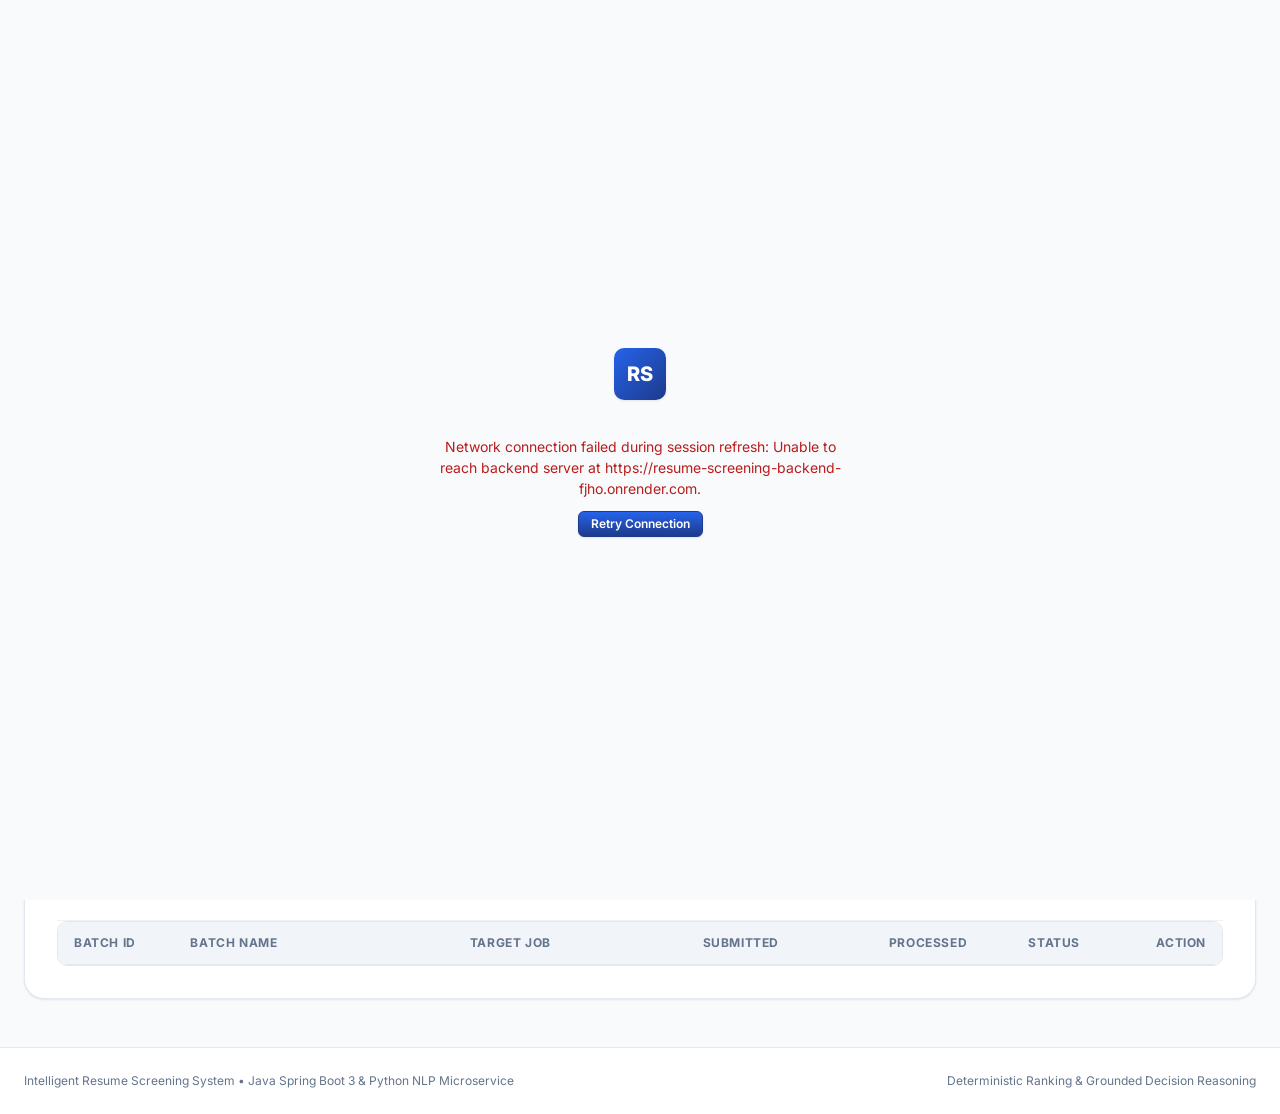
<file: frontend/index.html>
﻿<!DOCTYPE html>
<html lang="en">
<head>
  <meta charset="UTF-8">
  <meta name="viewport" content="width=device-width, initial-scale=1.0">
  <meta name="description" content="AI-Powered Intelligent Resume Screening and Candidate Ranking Dashboard for recruiters.">
  <title>Intelligent Resume Screening System | Recruiter Dashboard</title>

  <!-- Google Fonts: Inter for clean enterprise typography -->
  <link rel="preconnect" href="https://fonts.googleapis.com">
  <link rel="preconnect" href="https://fonts.gstatic.com" crossorigin>
  <link href="https://fonts.googleapis.com/css2?family=Inter:wght@400;500;600;700;800&family=JetBrains+Mono:wght@500;700&display=swap" rel="stylesheet">

  <!-- Core Layout and Component CSS -->
  <link rel="stylesheet" href="css/styles.css">
  <link rel="stylesheet" href="css/components.css">

  <!-- Deferred Application Scripts -->
  <script src="js/api.js" defer></script>
  <script src="js/auth.js" defer></script>
  <script src="js/app.js" defer></script>
</head>
<body>
  <!-- Session Restoration Splash Overlay (Task 4: Never exposes dashboard to unauthenticated users) -->
  <div id="auth-loading-overlay" style="position: fixed; inset: 0; background-color: var(--color-bg); z-index: 10000; display: flex; flex-direction: column; align-items: center; justify-content: center; gap: var(--space-4);">
    <div class="auth-brand-badge" aria-hidden="true" style="width: 52px; height: 52px; font-size: var(--text-xl);">RS</div>
    <div id="auth-loading-status" style="display: flex; align-items: center; gap: var(--space-3); color: var(--color-text-main); font-weight: var(--font-semibold); font-size: var(--text-base);">
      <span class="auth-spinner" style="border-color: rgba(30, 58, 138, 0.2); border-top-color: var(--color-primary); width: 20px; height: 20px;" aria-hidden="true"></span>
      <span id="auth-loading-text">Verifying authentication session...</span>
    </div>
    <div id="auth-loading-error" style="display: none; flex-direction: column; align-items: center; gap: var(--space-3); max-width: 440px; text-align: center; padding: var(--space-4);">
      <p id="auth-loading-error-msg" style="color: var(--color-rejected-dark); font-size: var(--text-sm); line-height: var(--leading-normal); margin: 0;"></p>
      <button type="button" class="btn btn-primary btn-sm" id="auth-retry-btn">
        <span>Retry Connection</span>
      </button>
    </div>
  </div>

  <div class="app-shell">
    
    <!-- =======================================================================
         1. Header Section
         ======================================================================= -->
    <header class="app-header" role="banner">
      <div class="header-container">
        <div class="brand-section">
          <div class="brand-logo-badge" aria-hidden="true">RS</div>
          <div class="brand-text-group">
            <h1 class="brand-title">Intelligent Resume Screening System</h1>
            <span class="brand-subtitle">AI-Powered Candidate Evaluation</span>
          </div>
        </div>

        <!-- Top Workspace Navigation -->
        <nav class="app-nav" role="tablist" aria-label="Recruiter Workspaces">
          <button type="button" class="nav-tab is-active" id="nav-btn-upload" role="tab" aria-selected="true" aria-controls="workspace-batches">
            <svg width="16" height="16" viewBox="0 0 24 24" fill="none" stroke="currentColor" stroke-width="2" stroke-linecap="round" stroke-linejoin="round" aria-hidden="true">
              <path d="M21 15v4a2 2 0 0 1-2 2H5a2 2 0 0 1-2-2v-4"></path>
              <polyline points="17 8 12 3 7 8"></polyline>
              <line x1="12" y1="3" x2="12" y2="15"></line>
            </svg>
            <span>Bulk Upload &amp; Batches</span>
          </button>
          <button type="button" class="nav-tab" id="nav-btn-leaderboard" role="tab" aria-selected="false" aria-controls="workspace-leaderboard">
            <svg width="16" height="16" viewBox="0 0 24 24" fill="none" stroke="currentColor" stroke-width="2" stroke-linecap="round" stroke-linejoin="round" aria-hidden="true">
              <line x1="18" y1="20" x2="18" y2="10"></line>
              <line x1="12" y1="20" x2="12" y2="4"></line>
              <line x1="6" y1="20" x2="6" y2="14"></line>
            </svg>
            <span>Screening Leaderboard</span>
          </button>
        </nav>

        <div class="header-actions">
          <button type="button" class="btn btn-primary btn-sm" id="open-job-modal-header-btn">
            <svg width="14" height="14" viewBox="0 0 24 24" fill="none" stroke="currentColor" stroke-width="2.5" stroke-linecap="round" stroke-linejoin="round" aria-hidden="true">
              <line x1="12" y1="5" x2="12" y2="19"></line>
              <line x1="5" y1="12" x2="19" y2="12"></line>
            </svg>
            <span>Create Job Posting</span>
          </button>
          <div class="badge" id="backend-status-badge" role="status" aria-live="polite" style="background-color: var(--color-bg-alt); border: 1px solid var(--color-border); color: var(--color-text-body); font-weight: var(--font-medium); text-transform: none;">
            <span id="backend-status-dot" style="width: 8px; height: 8px; border-radius: 50%; background-color: var(--color-selected); display: inline-block;" aria-hidden="true"></span>
            <span id="backend-status-text">Backend Connected</span>
          </div>

          <!-- Authenticated Recruiter Profile & Logout -->
          <div class="user-auth-widget" id="user-auth-widget" style="display: flex; align-items: center; gap: var(--space-2); margin-left: var(--space-1);">
            <div id="user-avatar-badge" style="width: 32px; height: 32px; border-radius: 50%; background: var(--color-primary-subtle); color: var(--color-primary); font-weight: var(--font-bold); font-size: var(--text-xs); display: flex; align-items: center; justify-content: center; border: 1px solid var(--color-primary-border);" title="Recruiter Profile">
              <span id="user-avatar-initials">U</span>
            </div>
            <div class="user-meta" style="display: flex; flex-direction: column; line-height: 1.2;">
              <span id="user-display-name" style="font-size: var(--text-xs); font-weight: var(--font-bold); color: var(--color-text-main);">Recruiter</span>
              <span id="user-display-role" style="font-size: 11px; color: var(--color-text-muted);">ROLE_RECRUITER</span>
            </div>
            <button type="button" class="btn btn-secondary btn-sm" id="auth-logout-btn" title="Sign out of recruiter portal" style="padding: 0.35rem 0.65rem; margin-left: var(--space-1);">
              <svg width="14" height="14" viewBox="0 0 24 24" fill="none" stroke="currentColor" stroke-width="2" stroke-linecap="round" stroke-linejoin="round" aria-hidden="true">
                <path d="M9 21H5a2 2 0 0 1-2-2V5a2 2 0 0 1 2-2h4"></path>
                <polyline points="16 17 21 12 16 7"></polyline>
                <line x1="21" y1="12" x2="9" y2="12"></line>
              </svg>
              <span>Logout</span>
            </button>
          </div>
        </div>
      </div>
    </header>

    <!-- =======================================================================
         Main Dashboard Content Container
         ======================================================================= -->
    <main class="dashboard-main" role="main">

      <!-- =======================================================================
           WORKSPACE 1: Bulk Upload & Batches
           ======================================================================= -->
      <div id="workspace-batches" class="workspace-pane" role="tabpanel" aria-labelledby="nav-btn-upload">

        <!-- Hero Introduction for Bulk Upload -->
        <section class="dashboard-hero" aria-labelledby="upload-hero-title">
          <div class="hero-copy">
            <h2 id="upload-hero-title" class="hero-title">Bulk Resume Ingestion &amp; Batch Processing</h2>
            <p class="hero-description">
              Upload candidate resumes in bulk (up to 100 files per batch in PDF, DOCX, or TXT), automatically detect
              content duplicates with SHA-256 integrity, extract skills via the Python NLP microservice, and screen applicants against open positions.
            </p>
          </div>
        </section>

        <!-- Placeholder Section for Steps 4 & 5 -->
        <div class="placeholder-section">
        <!-- Step 4: Bulk Resume Upload Component -->
        <section class="bulk-upload-card" id="bulk-upload-section" aria-labelledby="bulk-upload-card-title">
          
          <div class="bulk-upload-header">
            <div>
              <h3 id="bulk-upload-card-title" class="bulk-upload-title">
                <svg width="22" height="22" viewBox="0 0 24 24" fill="none" stroke="currentColor" stroke-width="2" stroke-linecap="round" stroke-linejoin="round" aria-hidden="true">
                  <path d="M21 15v4a2 2 0 0 1-2 2H5a2 2 0 0 1-2-2v-4"></path>
                  <polyline points="17 8 12 3 7 8"></polyline>
                  <line x1="12" y1="3" x2="12" y2="15"></line>
                </svg>
                Bulk Resume Ingestion
              </h3>
              <p class="bulk-upload-subtitle">
                Configure your batch, drag &amp; drop files, and submit for synchronous parsing, deduplication, and candidate screening.
              </p>
            </div>
          </div>

          <!-- Batch Configuration Fields -->
          <div class="batch-config-grid">
            <div class="form-group">
              <label for="batch-name-input" class="form-label">
                Batch Name
                <span class="form-label-hint">Optional</span>
              </label>
              <input type="text" id="batch-name-input" class="form-control" placeholder="e.g. 2026 Q4 Senior Engineering Batch" maxlength="255">
            </div>

            <div class="form-group">
              <div style="display: flex; align-items: center; justify-content: space-between;">
                <label for="batch-job-select" class="form-label">
                  Target Job Description
                  <span class="form-label-hint">Optional</span>
                </label>
                <button type="button" class="btn btn-outline btn-xs" id="open-job-modal-batch-btn" style="padding: 2px 8px; font-size: 0.75rem; border-radius: var(--radius-sm); margin-bottom: 4px;">
                  + New Job
                </button>
              </div>
              <select id="batch-job-select" class="form-select">
                <option value="">-- No Target (Extract &amp; Store Only) --</option>
              </select>
            </div>
          </div>

          <!-- Drag and Drop Dropzone -->
          <div class="dropzone" id="resume-dropzone" tabindex="0" role="region" aria-label="Resume File Dropzone">
            <input type="file" id="resume-file-input" multiple accept=".pdf,.docx,.txt,application/pdf,application/vnd.openxmlformats-officedocument.wordprocessingml.document,text/plain" style="display: none;">
            <div class="dropzone-icon-wrap" aria-hidden="true">
              <svg width="40" height="40" viewBox="0 0 24 24" fill="none" stroke="currentColor" stroke-width="1.75" stroke-linecap="round" stroke-linejoin="round">
                <path d="M21 15v4a2 2 0 0 1-2 2H5a2 2 0 0 1-2-2v-4"></path>
                <polyline points="17 8 12 3 7 8"></polyline>
                <line x1="12" y1="3" x2="12" y2="15"></line>
              </svg>
            </div>
            <div class="dropzone-text-group">
              <p class="dropzone-prompt">
                Drag and drop resume files here, or <button type="button" class="btn-link" id="browse-files-btn">browse files</button>
              </p>
              <p class="dropzone-hint">
                Supported formats: <strong>PDF, DOCX, TXT</strong> &bull; Max <strong>10 MB</strong> per file &bull; Up to <strong>100 files (500 MB total)</strong> per batch
              </p>
            </div>
          </div>

          <!-- Selected Files Queue Section (hidden when queue is empty) -->
          <div class="queue-section is-hidden" id="queue-section" aria-labelledby="queue-section-title">
            <div class="queue-header">
              <div class="queue-header-left">
                <h4 id="queue-section-title" class="queue-title">Selected Resumes Queue</h4>
                <span class="badge" id="queue-count-badge">0 / 100 Files</span>
                <span class="badge" style="background-color: var(--color-bg-alt); border-color: var(--color-border); color: var(--color-text-muted);" id="queue-size-badge">0 KB</span>
              </div>
              <button type="button" class="btn btn-sm btn-secondary" id="clear-queue-btn">
                <svg width="14" height="14" viewBox="0 0 24 24" fill="none" stroke="currentColor" stroke-width="2" stroke-linecap="round" stroke-linejoin="round" aria-hidden="true">
                  <polyline points="3 6 5 6 21 6"></polyline>
                  <path d="M19 6v14a2 2 0 0 1-2 2H7a2 2 0 0 1-2-2V6m3 0V4a2 2 0 0 1 2-2h4a2 2 0 0 1 2 2v2"></path>
                </svg>
                Clear Queue
              </button>
            </div>

            <!-- Scrollable Queue Container -->
            <div class="queue-list" id="queue-list" role="list"></div>
          </div>

          <!-- Upload Action Bar -->
          <div class="upload-action-bar">
            <div class="upload-action-info" id="upload-action-info">
              <span>Select files to begin. Up to 100 files allowed per batch.</span>
            </div>
            <button type="button" class="btn btn-primary btn-lg" id="upload-batch-btn" disabled>
              <svg width="18" height="18" viewBox="0 0 24 24" fill="none" stroke="currentColor" stroke-width="2.5" stroke-linecap="round" stroke-linejoin="round" aria-hidden="true" id="upload-btn-icon">
                <path d="M21 15v4a2 2 0 0 1-2 2H5a2 2 0 0 1-2-2v-4"></path>
                <polyline points="17 8 12 3 7 8"></polyline>
                <line x1="12" y1="3" x2="12" y2="15"></line>
              </svg>
              <span id="upload-btn-text">Upload &amp; Process Batch</span>
            </button>
          </div>

          <!-- Active Processing Feedback Banner (shown while upload request is in-flight) -->
          <div class="processing-banner is-hidden" id="upload-processing-banner" role="status" aria-live="polite">
            <div class="processing-spinner-wrap">
              <span class="spinner spinner-dark" style="width: 28px; height: 28px; border-width: 3px;" aria-hidden="true"></span>
            </div>
            <div class="processing-content">
              <div class="processing-header-line">
                <h4 class="processing-title" id="processing-banner-title">Uploading &amp; Processing Batch Resumes...</h4>
                <span class="processing-timer" id="processing-elapsed-timer">Elapsed: 00:00</span>
              </div>
              <p class="processing-description" id="processing-banner-description">
                Transmitting files to the Spring Boot backend, computing SHA-256 hashes, invoking the Python NLP microservice for resume text extraction, and running candidate screening.
              </p>
              <div class="processing-progress-track">
                <div class="processing-progress-bar" id="processing-progress-bar" style="width: 0%; transition: width 0.3s ease;"></div>
              </div>
              <div style="display: flex; justify-content: space-between; align-items: center; margin-top: var(--space-2); font-size: var(--text-xs); color: var(--color-text-muted);">
                <span id="processing-progress-text">Preparing batch...</span>
                <span id="processing-progress-status" class="badge badge-info">PROCESSING</span>
              </div>
            </div>
          </div>

          <!-- Batch Outcome Results Card (shown after upload completes) -->
          <div class="outcome-card is-hidden" id="upload-outcome-card" role="region" aria-label="Batch Processing Outcome">
            <div class="outcome-header">
              <div>
                <h4 class="outcome-title" id="outcome-batch-title">Batch Processing Complete</h4>
                <p class="outcome-subtitle" id="outcome-batch-subtitle">Synchronous processing finished across all queued files.</p>
              </div>
              <div class="outcome-header-actions" id="outcome-header-actions">
                <!-- Action buttons populated dynamically -->
              </div>
            </div>

            <!-- Outcome KPI mini-cards -->
            <div class="outcome-metrics-grid">
              <div class="outcome-metric-card">
                <span class="outcome-metric-label">Total Files</span>
                <span class="outcome-metric-value" id="outcome-total-count">0</span>
              </div>
              <div class="outcome-metric-card outcome-metric-parsed">
                <span class="outcome-metric-label">Parsed &amp; Stored</span>
                <span class="outcome-metric-value" id="outcome-parsed-count">0</span>
              </div>
              <div class="outcome-metric-card outcome-metric-duplicate">
                <span class="outcome-metric-label">Duplicates</span>
                <span class="outcome-metric-value" id="outcome-duplicate-count">0</span>
              </div>
              <div class="outcome-metric-card outcome-metric-failed">
                <span class="outcome-metric-label">Failed</span>
                <span class="outcome-metric-value" id="outcome-failed-count">0</span>
              </div>
            </div>

            <!-- Detailed Files Table -->
            <div class="outcome-table-wrap">
              <table class="outcome-table" aria-label="Batch Files Outcome Details">
                <thead>
                  <tr>
                    <th scope="col" style="width: 35%;">File Name</th>
                    <th scope="col" style="width: 15%;">Outcome</th>
                    <th scope="col" style="width: 25%;">Integrity (SHA-256)</th>
                    <th scope="col" style="width: 25%;">Details / Error Note</th>
                  </tr>
                </thead>
                <tbody id="outcome-files-tbody">
                  <!-- Rows populated dynamically -->
                </tbody>
              </table>
            </div>

            <!-- Dismiss / New Batch Button -->
            <div class="outcome-footer">
              <button type="button" class="btn btn-secondary" id="outcome-dismiss-btn">
                Dismiss Summary &amp; New Upload
              </button>
            </div>
          </div>

        </section>

        <!-- Step 5: Batch Processing History & Outcomes View -->
        <section class="batch-history-card" id="batch-history-section" aria-labelledby="batch-history-card-title">
          
          <!-- SUB-VIEW A: Batches List View -->
          <div id="batch-history-list-view">
            <div class="batch-history-header">
              <div>
                <h3 id="batch-history-card-title" class="batch-history-title">
                  <svg width="22" height="22" viewBox="0 0 24 24" fill="none" stroke="currentColor" stroke-width="2" stroke-linecap="round" stroke-linejoin="round" aria-hidden="true">
                    <rect x="2" y="7" width="20" height="14" rx="2" ry="2"></rect>
                    <path d="M16 21V5a2 2 0 0 0-2-2h-4a2 2 0 0 0-2 2v16"></path>
                  </svg>
                  Batch Ingestion History
                </h3>
                <p class="batch-history-subtitle">
                  Review previously uploaded resume batches, processing metrics, and file outcomes.
                </p>
              </div>
              <div class="batch-history-actions">
                <button type="button" class="btn btn-secondary btn-sm" id="refresh-batches-btn">
                  <svg width="14" height="14" viewBox="0 0 24 24" fill="none" stroke="currentColor" stroke-width="2" stroke-linecap="round" stroke-linejoin="round" aria-hidden="true" id="refresh-batches-icon">
                    <polyline points="23 4 23 10 17 10"></polyline>
                    <polyline points="1 20 1 14 7 14"></polyline>
                    <path d="M3.51 9a9 9 0 0 1 14.85-3.36L23 10M1 14l4.64 4.36A9 9 0 0 0 20.49 15"></path>
                  </svg>
                  <span id="refresh-batches-text">Refresh History</span>
                </button>
              </div>
            </div>

            <!-- Loading State -->
            <div class="loading-block is-hidden" id="batch-history-loading">
              <span class="spinner spinner-dark" aria-hidden="true"></span>
              <span>Loading batch processing history...</span>
            </div>

            <!-- Error State -->
            <div class="error-banner is-hidden" id="batch-history-error" role="alert" style="margin-top: var(--space-4);">
              <div class="error-content">
                <h4 class="error-title" id="batch-history-error-title">Failed to Load Batches</h4>
                <p class="error-description" id="batch-history-error-message">Could not retrieve resume batch records from backend.</p>
              </div>
              <button type="button" class="btn btn-sm btn-outline" id="retry-batches-btn">Retry</button>
            </div>

            <!-- Empty State -->
            <div class="empty-state is-hidden" id="batch-history-empty" style="margin-top: var(--space-4);">
              <div class="empty-state-icon" aria-hidden="true">
                <svg width="24" height="24" viewBox="0 0 24 24" fill="none" stroke="currentColor" stroke-width="2" stroke-linecap="round" stroke-linejoin="round">
                  <rect x="2" y="7" width="20" height="14" rx="2" ry="2"></rect>
                  <path d="M16 21V5a2 2 0 0 0-2-2h-4a2 2 0 0 0-2 2v16"></path>
                </svg>
              </div>
              <h4 class="empty-state-title">No Batch History Found</h4>
              <p class="empty-state-text">
                No resume batches have been uploaded yet. Use the upload area above to stage and process your first batch of resumes.
              </p>
            </div>

            <!-- Batches Table Container -->
            <div class="history-table-wrap" id="batch-history-table-container">
              <table class="history-table" aria-label="Resume Batches Table">
                <thead>
                  <tr>
                    <th scope="col" style="width: 10%;">Batch ID</th>
                    <th scope="col" style="width: 24%;">Batch Name</th>
                    <th scope="col" style="width: 20%;">Target Job</th>
                    <th scope="col" style="width: 16%;">Submitted</th>
                    <th scope="col" style="width: 12%;">Processed</th>
                    <th scope="col" style="width: 10%;">Status</th>
                    <th scope="col" style="width: 8%; text-align: right;">Action</th>
                  </tr>
                </thead>
                <tbody id="batch-history-tbody">
                  <!-- Populated by JavaScript -->
                </tbody>
              </table>
            </div>
          </div>

          <!-- SUB-VIEW B: Selected Batch Details View (Hidden by default) -->
          <div id="batch-detail-view" class="is-hidden">
            <div class="batch-detail-header">
              <div class="batch-detail-nav">
                <button type="button" class="btn btn-secondary btn-sm" id="batch-detail-back-btn">
                  <svg width="14" height="14" viewBox="0 0 24 24" fill="none" stroke="currentColor" stroke-width="2" stroke-linecap="round" stroke-linejoin="round" aria-hidden="true">
                    <line x1="19" y1="12" x2="5" y2="12"></line>
                    <polyline points="12 19 5 12 12 5"></polyline>
                  </svg>
                  <span>Back to Batches History</span>
                </button>
                <div>
                  <h3 class="outcome-title" id="batch-detail-title">Batch # Details</h3>
                  <p class="outcome-subtitle" id="batch-detail-subtitle">Created: ... &bull; Status: ...</p>
                </div>
              </div>
              <div class="outcome-header-actions" id="batch-detail-actions">
                <button type="button" class="btn btn-secondary btn-sm" id="batch-detail-refresh-btn">
                  <svg width="14" height="14" viewBox="0 0 24 24" fill="none" stroke="currentColor" stroke-width="2" stroke-linecap="round" stroke-linejoin="round" aria-hidden="true" id="batch-detail-refresh-icon">
                    <polyline points="23 4 23 10 17 10"></polyline>
                    <polyline points="1 20 1 14 7 14"></polyline>
                    <path d="M3.51 9a9 9 0 0 1 14.85-3.36L23 10M1 14l4.64 4.36A9 9 0 0 0 20.49 15"></path>
                  </svg>
                  <span id="batch-detail-refresh-text">Refresh Batch Status</span>
                </button>
              </div>
            </div>

            <!-- Detail Loading State -->
            <div class="loading-block is-hidden" id="batch-detail-loading">
              <span class="spinner spinner-dark" aria-hidden="true"></span>
              <span>Loading batch details and file outcomes...</span>
            </div>

            <!-- Detail Error State -->
            <div class="error-banner is-hidden" id="batch-detail-error" role="alert" style="margin-top: var(--space-4);">
              <div class="error-content">
                <h4 class="error-title" id="batch-detail-error-title">Failed to Load Batch Details</h4>
                <p class="error-description" id="batch-detail-error-message">Could not retrieve file records for this batch.</p>
              </div>
              <button type="button" class="btn btn-sm btn-outline" id="retry-batch-detail-btn">Retry</button>
            </div>

            <!-- Detail Content Wrapper (KPIs and File Table) -->
            <div id="batch-detail-content" style="display: flex; flex-direction: column; gap: var(--space-5); margin-top: var(--space-4);">
              <!-- Outcome KPI mini-cards -->
              <div class="outcome-metrics-grid">
                <div class="outcome-metric-card">
                  <span class="outcome-metric-label">Total Files</span>
                  <span class="outcome-metric-value" id="detail-total-count">0</span>
                </div>
                <div class="outcome-metric-card outcome-metric-parsed">
                  <span class="outcome-metric-label">Parsed &amp; Stored</span>
                  <span class="outcome-metric-value" id="detail-parsed-count">0</span>
                </div>
                <div class="outcome-metric-card outcome-metric-duplicate">
                  <span class="outcome-metric-label">Duplicates</span>
                  <span class="outcome-metric-value" id="detail-duplicate-count">0</span>
                </div>
                <div class="outcome-metric-card outcome-metric-failed">
                  <span class="outcome-metric-label">Failed</span>
                  <span class="outcome-metric-value" id="detail-failed-count">0</span>
                </div>
              </div>

              <!-- Detailed Files Table -->
              <div class="outcome-table-wrap">
                <table class="outcome-table" aria-label="Batch Individual File Outcomes">
                  <thead>
                    <tr>
                      <th scope="col" style="width: 28%;">File Name</th>
                      <th scope="col" style="width: 14%;">Status</th>
                      <th scope="col" style="width: 24%;">Integrity (SHA-256)</th>
                      <th scope="col" style="width: 20%;">Outcome Details / Error</th>
                      <th scope="col" style="width: 14%;">Timestamp</th>
                    </tr>
                  </thead>
                  <tbody id="batch-detail-files-tbody">
                    <!-- Populated dynamically -->
                  </tbody>
                </table>
              </div>
            </div>

          </div>

        </section>
        </div>

      </div>

      <!-- =======================================================================
           WORKSPACE 2: Candidate Ranking & Screening Leaderboard (Existing UI)
           ======================================================================= -->
      <div id="workspace-leaderboard" class="workspace-pane is-hidden" role="tabpanel" aria-labelledby="nav-btn-leaderboard">

      <!-- Hero Introduction -->
      <section class="dashboard-hero" aria-labelledby="hero-title">
        <div class="hero-copy">
          <h2 id="hero-title" class="hero-title">Candidate Ranking & Top-N Selection</h2>
          <p class="hero-description">
            Screen applicants deterministically against job criteria, automatically designate top-ranking candidates,
            review explainable AI decision reasoning, and apply recruiter overrides.
          </p>
        </div>
      </section>

      <!-- =====================================================================
           2. Recruiter Control Panel
           ===================================================================== -->
      <section class="dashboard-section" aria-labelledby="controls-heading">
        <div class="control-card">
          <div class="control-card-header">
            <h3 id="controls-heading" class="control-card-title">
              <svg width="20" height="20" viewBox="0 0 24 24" fill="none" stroke="currentColor" stroke-width="2" stroke-linecap="round" stroke-linejoin="round" aria-hidden="true">
                <path d="M12 20h9"></path>
                <path d="M16.5 3.5a2.121 2.121 0 0 1 3 3L7 19l-4 1 1-4L16.5 3.5z"></path>
              </svg>
              Recruiter Screening Controls
            </h3>
            <span class="form-label-hint">Configure automated selection parameters</span>
          </div>

          <form id="ranking-form" class="control-grid">
            
            <!-- Job Selection Dropdown -->
            <div class="form-group">
              <div style="display: flex; align-items: center; justify-content: space-between;">
                <label for="job-select" class="form-label">
                  Target Job Description
                  <span class="form-label-hint" id="job-count-hint">Loading positions...</span>
                </label>
                <button type="button" class="btn btn-outline btn-xs" id="open-job-modal-leaderboard-btn" style="padding: 2px 8px; font-size: 0.75rem; border-radius: var(--radius-sm); margin-bottom: 4px;">
                  + New Job
                </button>
              </div>
              <select id="job-select" class="form-select" required aria-required="true">
                <option value="" disabled selected>-- Select a Job Description --</option>
              </select>
            </div>

            <!-- Candidate Selection Count Input (Top N) -->
            <div class="form-group">
              <label for="top-n" class="form-label">
                Select Count (Top N)
                <span class="form-label-hint">Quota</span>
              </label>
              <input type="number" id="top-n" class="form-control" value="10" min="1" step="1" required aria-required="true" placeholder="e.g. 10">
            </div>

            <!-- Minimum Match Score Range Slider -->
            <div class="form-group slider-group">
              <div class="slider-header-group">
                <label for="min-score" class="form-label">Min Match Score</label>
                <span class="slider-val-tag" id="min-score-value">20%</span>
              </div>
              <input type="range" id="min-score" class="range-slider" min="0" max="100" value="20" step="1" aria-valuemin="0" aria-valuemax="100" aria-valuenow="20">
              <div class="slider-bounds" aria-hidden="true">
                <span>0%</span>
                <span>Threshold</span>
                <span>100%</span>
              </div>
            </div>

            <!-- Generate Rankings Button -->
            <div class="form-group">
              <button type="button" id="generate-btn" class="btn btn-primary" aria-label="Generate candidate rankings and automated selection">
                <svg width="18" height="18" viewBox="0 0 24 24" fill="none" stroke="currentColor" stroke-width="2" stroke-linecap="round" stroke-linejoin="round" aria-hidden="true">
                  <polyline points="23 4 23 10 17 10"></polyline>
                  <polyline points="1 20 1 14 7 14"></polyline>
                  <path d="M3.51 9a9 9 0 0 1 14.85-3.36L23 10M1 14l4.64 4.36A9 9 0 0 0 20.49 15"></path>
                </svg>
                <span id="generate-btn-text">Generate Rankings</span>
              </button>
            </div>

          </form>
        </div>
      </section>

      <!-- =====================================================================
           3. KPI Metrics Summary Row
           ===================================================================== -->
      <section class="dashboard-section" aria-labelledby="kpi-heading">
        <h3 id="kpi-heading" class="sr-only" style="position: absolute; width: 1px; height: 1px; padding: 0; margin: -1px; overflow: hidden; clip: rect(0, 0, 0, 0); border: 0;">Screening Summary Metrics</h3>
        <div class="kpi-row">
          
          <!-- Total Applicants -->
          <div class="kpi-card kpi-total">
            <div class="kpi-card-header">
              <span class="kpi-label">Total Applicants</span>
              <div class="kpi-icon-wrap" aria-hidden="true">
                <svg width="18" height="18" viewBox="0 0 24 24" fill="none" stroke="currentColor" stroke-width="2" stroke-linecap="round" stroke-linejoin="round">
                  <path d="M17 21v-2a4 4 0 0 0-4-4H5a4 4 0 0 0-4 4v2"></path>
                  <circle cx="9" cy="7" r="4"></circle>
                  <path d="M23 21v-2a4 4 0 0 0-3-3.87"></path>
                  <path d="M16 3.13a4 4 0 0 1 0 7.75"></path>
                </svg>
              </div>
            </div>
            <div class="kpi-value" id="total-applicants">0</div>
            <div class="kpi-meta">Screened candidate profiles</div>
          </div>

          <!-- Selected Candidates -->
          <div class="kpi-card kpi-selected">
            <div class="kpi-card-header">
              <span class="kpi-label">Selected Candidates</span>
              <div class="kpi-icon-wrap" aria-hidden="true">
                <svg width="18" height="18" viewBox="0 0 24 24" fill="none" stroke="currentColor" stroke-width="2.5" stroke-linecap="round" stroke-linejoin="round">
                  <polyline points="20 6 9 17 4 12"></polyline>
                </svg>
              </div>
            </div>
            <div class="kpi-value" id="selected-count">0</div>
            <div class="kpi-meta">Met Top-N quota & threshold</div>
          </div>

          <!-- Rejected Candidates -->
          <div class="kpi-card kpi-rejected">
            <div class="kpi-card-header">
              <span class="kpi-label">Rejected Candidates</span>
              <div class="kpi-icon-wrap" aria-hidden="true">
                <svg width="18" height="18" viewBox="0 0 24 24" fill="none" stroke="currentColor" stroke-width="2.5" stroke-linecap="round" stroke-linejoin="round">
                  <line x1="18" y1="6" x2="6" y2="18"></line>
                  <line x1="6" y1="6" x2="18" y2="18"></line>
                </svg>
              </div>
            </div>
            <div class="kpi-value" id="rejected-count">0</div>
            <div class="kpi-meta">Outside quota or score floor</div>
          </div>

          <!-- Manual Overrides -->
          <div class="kpi-card kpi-override">
            <div class="kpi-card-header">
              <span class="kpi-label">Manual Overrides</span>
              <div class="kpi-icon-wrap" aria-hidden="true">
                <svg width="18" height="18" viewBox="0 0 24 24" fill="none" stroke="currentColor" stroke-width="2" stroke-linecap="round" stroke-linejoin="round">
                  <path d="M11 4H4a2 2 0 0 0-2 2v14a2 2 0 0 0 2 2h14a2 2 0 0 0 2-2v-7"></path>
                  <path d="M18.5 2.5a2.121 2.121 0 0 1 3 3L12 15l-4 1 1-4 9.5-9.5z"></path>
                </svg>
              </div>
            </div>
            <div class="kpi-value" id="override-count">0</div>
            <div class="kpi-meta">Recruiter decisions preserved</div>
          </div>

        </div>
      </section>

      <!-- =====================================================================
           4. Filter Tabs & Leaderboard Section
           ===================================================================== -->
      <section class="dashboard-section" aria-labelledby="leaderboard-heading">
        <div class="section-header">
          <div class="section-title-group">
            <h3 id="leaderboard-heading" class="section-title">Candidate Evaluation Leaderboard</h3>
            <span class="section-badge-count" id="leaderboard-total-badge">0 Candidates</span>
          </div>

          <!-- Filter Navigation Tabs -->
          <div class="filter-tabs-row" role="tablist" aria-label="Candidate Filter Tabs">
            <button type="button" class="tab-pill is-active" id="tab-all" role="tab" aria-selected="true" data-filter="all">
              All Applicants
              <span class="tab-badge-num" id="tab-badge-all">0</span>
            </button>
            <button type="button" class="tab-pill" id="tab-selected" role="tab" aria-selected="false" data-filter="selected">
              Selected
              <span class="tab-badge-num" id="tab-badge-selected">0</span>
            </button>
            <button type="button" class="tab-pill" id="tab-rejected" role="tab" aria-selected="false" data-filter="rejected">
              Rejected
              <span class="tab-badge-num" id="tab-badge-rejected">0</span>
            </button>
            <button type="button" class="tab-pill" id="tab-override" role="tab" aria-selected="false" data-filter="override">
              Manually Overridden
              <span class="tab-badge-num" id="tab-badge-override">0</span>
            </button>
          </div>
        </div>

        <!-- Candidate Search & Advanced Filtering Toolbar (Phase 4B - Step 5 & 6) -->
        <div class="leaderboard-filter-toolbar" id="leaderboard-filter-toolbar" style="display: none;">
          <div class="filter-toolbar-primary">
            <div class="search-input-wrap">
              <svg class="search-icon" width="16" height="16" viewBox="0 0 24 24" fill="none" stroke="currentColor" stroke-width="2" stroke-linecap="round" stroke-linejoin="round" aria-hidden="true">
                <circle cx="11" cy="11" r="8"></circle>
                <line x1="21" y1="21" x2="16.65" y2="16.65"></line>
              </svg>
              <input type="text" id="candidate-search-input" class="form-input search-input" placeholder="Search by candidate name, email, or skill (e.g. Java, Python)..." autocomplete="off" aria-label="Search candidates">
              <button type="button" id="search-clear-btn" class="search-clear-btn" style="display: none;" title="Clear search" aria-label="Clear search">
                <svg width="14" height="14" viewBox="0 0 24 24" fill="none" stroke="currentColor" stroke-width="2" stroke-linecap="round" stroke-linejoin="round">
                  <line x1="18" y1="6" x2="6" y2="18"></line>
                  <line x1="6" y1="6" x2="18" y2="18"></line>
                </svg>
              </button>
            </div>

            <button type="button" class="btn btn-secondary btn-sm" id="toggle-advanced-filters-btn" aria-expanded="false" aria-controls="advanced-filters-panel">
              <svg width="14" height="14" viewBox="0 0 24 24" fill="none" stroke="currentColor" stroke-width="2" stroke-linecap="round" stroke-linejoin="round" aria-hidden="true">
                <polygon points="22 3 2 3 10 12.46 10 19 14 21 14 12.46 22 3"></polygon>
              </svg>
              <span>Filters</span>
              <span class="badge badge-primary filter-count-badge" id="active-filter-count-badge" style="display: none;">0</span>
            </button>

            <button type="button" class="btn btn-text btn-sm" id="clear-all-filters-btn" style="display: none; color: var(--color-danger);">
              Clear All Filters
            </button>

            <!-- Export CSV Dropdown (Phase 4B - Step 6) -->
            <div class="export-dropdown-wrap" style="position: relative; margin-left: auto;">
              <button type="button" class="btn btn-secondary btn-sm" id="export-csv-btn" title="Export candidate evaluation data to CSV" aria-expanded="false" aria-haspopup="true">
                <svg width="14" height="14" viewBox="0 0 24 24" fill="none" stroke="currentColor" stroke-width="2" stroke-linecap="round" stroke-linejoin="round" aria-hidden="true">
                  <path d="M21 15v4a2 2 0 0 1-2 2H5a2 2 0 0 1-2-2v-4"></path>
                  <polyline points="7 10 12 15 17 10"></polyline>
                  <line x1="12" y1="15" x2="12" y2="3"></line>
                </svg>
                <span>Export CSV</span>
                <span class="badge badge-light" id="export-count-badge" style="font-size: 11px; padding: 1px 6px;">0</span>
              </button>
              <div class="export-dropdown-menu" id="export-dropdown-menu" style="display: none; position: absolute; right: 0; top: calc(100% + 4px); z-index: 100; min-width: 230px; background: var(--color-surface); border: 1px solid var(--color-border); border-radius: var(--radius-md); box-shadow: var(--shadow-md); padding: var(--space-1);">
                <button type="button" class="dropdown-item" id="export-filtered-btn" style="width: 100%; text-align: left; background: none; border: none; padding: 8px 12px; font-size: var(--text-xs); cursor: pointer; border-radius: var(--radius-sm); color: var(--color-text-main); display: flex; align-items: center; justify-content: space-between;">
                  <span style="display: flex; align-items: center; gap: 6px;">
                    <svg width="13" height="13" viewBox="0 0 24 24" fill="none" stroke="currentColor" stroke-width="2"><polygon points="22 3 2 3 10 12.46 10 19 14 21 14 12.46 22 3"></polygon></svg>
                    Filtered View
                  </span>
                  <span class="badge badge-primary" id="export-filtered-count-label">0</span>
                </button>
                <button type="button" class="dropdown-item" id="export-all-btn" style="width: 100%; text-align: left; background: none; border: none; padding: 8px 12px; font-size: var(--text-xs); cursor: pointer; border-radius: var(--radius-sm); color: var(--color-text-main); display: flex; align-items: center; justify-content: space-between;">
                  <span style="display: flex; align-items: center; gap: 6px;">
                    <svg width="13" height="13" viewBox="0 0 24 24" fill="none" stroke="currentColor" stroke-width="2"><path d="M14 2H6a2 2 0 0 0-2 2v16a2 2 0 0 0 2 2h12a2 2 0 0 0 2-2V8z"></path><polyline points="14 2 14 8 20 8"></polyline></svg>
                    All Candidates
                  </span>
                  <span class="badge badge-neutral" id="export-all-count-label">0</span>
                </button>
              </div>
            </div>
          </div>

          <!-- Active Filter Results Summary & Chips Bar -->
          <div class="filter-results-summary" id="filter-results-summary" style="display: none; padding: var(--space-2) 0; font-size: var(--text-xs); color: var(--color-text-muted); align-items: center; gap: var(--space-2); flex-wrap: wrap;">
            <span class="filter-results-text">Showing <strong id="filter-matching-count">0</strong> of <strong id="filter-total-count">0</strong> candidates</span>
            <div class="filter-chips-list" id="filter-chips-list" style="display: flex; gap: var(--space-1); flex-wrap: wrap;"></div>
          </div>

          <!-- Collapsible Advanced Filters Panel -->
          <div class="advanced-filters-panel" id="advanced-filters-panel" style="display: none;">
            <div class="filters-grid">
              <div class="filter-field-group">
                <label for="filter-min-score" class="form-label">Min Score (%)</label>
                <input type="number" id="filter-min-score" class="form-input form-input-sm" min="0" max="100" placeholder="0" step="1">
              </div>
              <div class="filter-field-group">
                <label for="filter-max-score" class="form-label">Max Score (%)</label>
                <input type="number" id="filter-max-score" class="form-input form-input-sm" min="0" max="100" placeholder="100" step="1">
              </div>
              <div class="filter-field-group">
                <label for="filter-min-experience" class="form-label">Min Experience</label>
                <select id="filter-min-experience" class="form-select form-select-sm">
                  <option value="any">Any Experience</option>
                  <option value="1">1+ years</option>
                  <option value="2">2+ years</option>
                  <option value="3">3+ years</option>
                  <option value="5">5+ years</option>
                  <option value="8">8+ years</option>
                </select>
              </div>
              <div class="filter-field-group">
                <label for="filter-review-status" class="form-label">Review Status</label>
                <select id="filter-review-status" class="form-select form-select-sm">
                  <option value="all">All Statuses</option>
                  <option value="PENDING">Pending Review</option>
                  <option value="REVIEWED">Reviewed</option>
                  <option value="OVERRIDDEN">Overridden</option>
                </select>
              </div>
              <div class="filter-field-group">
                <label for="filter-skill-keyword" class="form-label">Skill Keyword</label>
                <input type="text" id="filter-skill-keyword" class="form-input form-input-sm" placeholder="e.g. Docker, AWS">
              </div>
            </div>
            <div id="filter-range-error" style="display: none; color: var(--color-danger); font-size: var(--text-xs); margin-top: var(--space-2);">
              Minimum score cannot be greater than maximum score.
            </div>
          </div>
        </div>

        <!-- 6. User Feedback: Loading State -->
        <div id="loading-state" class="loading-block" style="display: none;" role="status" aria-live="polite">
          <div class="spinner spinner-dark" aria-hidden="true"></div>
          <span id="loading-title" style="display: none;">Processing</span>
          <span id="loading-message">Evaluating candidate resumes and ranking applicants...</span>
          <span id="loading-subtext" style="display: none;"></span>
        </div>

        <!-- 6. User Feedback: Error Message Banner -->
        <div id="error-banner" class="empty-state" style="display: none; border-color: var(--color-rejected-border); background-color: var(--color-rejected-bg);" role="alert">
          <div class="empty-state-icon" style="color: var(--color-rejected); background-color: var(--color-rejected-hover);" aria-hidden="true">
            <svg width="28" height="28" viewBox="0 0 24 24" fill="none" stroke="currentColor" stroke-width="2" stroke-linecap="round" stroke-linejoin="round">
              <circle cx="12" cy="12" r="10"></circle>
              <line x1="12" y1="8" x2="12" y2="12"></line>
              <line x1="12" y1="16" x2="12.01" y2="16"></line>
            </svg>
          </div>
          <h4 class="empty-state-title" id="error-title" style="color: var(--color-rejected-dark);">Ranking Generation Failed</h4>
          <p class="empty-state-text" id="error-message" style="color: var(--color-rejected-dark);">Please check the input parameters and try again.</p>
          <button type="button" class="btn btn-secondary btn-sm" id="error-dismiss-btn">Dismiss</button>
        </div>

        <!-- 6. User Feedback: Initial Empty State -->
        <div id="empty-state" class="empty-state">
          <div class="empty-state-icon" aria-hidden="true">
            <svg width="28" height="28" viewBox="0 0 24 24" fill="none" stroke="currentColor" stroke-width="2" stroke-linecap="round" stroke-linejoin="round">
              <path d="M14 2H6a2 2 0 0 0-2 2v16a2 2 0 0 0 2 2h12a2 2 0 0 0 2-2V8z"></path>
              <polyline points="14 2 14 8 20 8"></polyline>
              <line x1="16" y1="13" x2="8" y2="13"></line>
              <line x1="16" y1="17" x2="8" y2="17"></line>
              <polyline points="10 9 9 9 8 9"></polyline>
            </svg>
          </div>
          <h4 class="empty-state-title" id="empty-state-title">No Candidate Rankings Generated</h4>
          <p class="empty-state-text" id="empty-state-desc">
            Select a target job description above and click <strong>Generate Rankings</strong> to evaluate applicants, apply automated Top-N quota selection, and view explainable decision reasons.
          </p>
          <div id="empty-state-actions" style="margin-top: var(--space-4); display: none;"></div>
        </div>

        <!-- ===================================================================
             5. Split Leaderboard: Selected vs. Rejected Columns
             =================================================================== -->
        <div id="leaderboard-content" class="split-leaderboard-grid" style="display: none;">
          
          <!-- Column 1: Selected Candidates Section -->
          <div class="leaderboard-column" id="selected-column">
            <div class="column-banner banner-selected">
              <span style="display: flex; align-items: center; gap: var(--space-2);">
                <svg width="18" height="18" viewBox="0 0 24 24" fill="none" stroke="currentColor" stroke-width="2.5" stroke-linecap="round" stroke-linejoin="round" aria-hidden="true">
                  <polyline points="20 6 9 17 4 12"></polyline>
                </svg>
                Selected Candidates (Top N)
              </span>
              <span class="badge badge-selected" id="selected-column-badge">0 Selected</span>
            </div>
            
            <!-- Container for Selected Candidate Cards (Populated by app.js) -->
            <div id="selected-list" class="candidate-list" role="region" aria-label="Selected Candidates List"></div>
          </div>

          <!-- Column 2: Rejected Candidates Section -->
          <div class="leaderboard-column" id="rejected-column">
            <div class="column-banner banner-rejected">
              <span style="display: flex; align-items: center; gap: var(--space-2);">
                <svg width="18" height="18" viewBox="0 0 24 24" fill="none" stroke="currentColor" stroke-width="2.5" stroke-linecap="round" stroke-linejoin="round" aria-hidden="true">
                  <line x1="18" y1="6" x2="6" y2="18"></line>
                  <line x1="6" y1="6" x2="18" y2="18"></line>
                </svg>
                Rejected Candidates
              </span>
              <span class="badge badge-rejected" id="rejected-column-badge">0 Rejected</span>
            </div>

            <!-- Container for Rejected Candidate Cards (Populated by app.js) -->
            <div id="rejected-list" class="candidate-list" role="region" aria-label="Rejected Candidates List"></div>
          </div>

        </div>
      </section>

      </div><!-- End #workspace-leaderboard -->

    </main>

    <!-- =======================================================================
         Recruiter Job Authoring Modal Dialog (Phase 4B - Step 1)
         ======================================================================= -->
    <div id="job-modal-backdrop" class="modal-backdrop is-hidden" role="dialog" aria-modal="true" aria-labelledby="job-modal-title">
      <div class="modal-dialog">
        <div class="modal-header">
          <div class="modal-header-copy">
            <div class="modal-badge">
              <svg width="14" height="14" viewBox="0 0 24 24" fill="none" stroke="currentColor" stroke-width="2" stroke-linecap="round" stroke-linejoin="round" aria-hidden="true">
                <rect x="2" y="7" width="20" height="14" rx="2" ry="2"></rect>
                <path d="M16 21V5a2 2 0 0 0-2-2h-4a2 2 0 0 0-2 2v16"></path>
              </svg>
              <span>Recruiter Job Authoring</span>
            </div>
            <h3 id="job-modal-title" class="modal-title">Create Job Posting</h3>
            <p class="modal-subtitle">Define position requirements, extract technical skills using AI, and configure screening criteria.</p>
          </div>
          <button type="button" class="modal-close-btn" id="job-modal-close-btn" aria-label="Close job creation modal">
            <svg width="18" height="18" viewBox="0 0 24 24" fill="none" stroke="currentColor" stroke-width="2" stroke-linecap="round" stroke-linejoin="round" aria-hidden="true">
              <line x1="18" y1="6" x2="6" y2="18"></line>
              <line x1="6" y1="6" x2="18" y2="18"></line>
            </svg>
          </button>
        </div>

        <form id="job-modal-form" class="modal-body" novalidate>
          <!-- Grid: Title, Department, Location, Experience, Status -->
          <div class="modal-form-grid">
            <div class="form-group full-width">
              <label for="job-modal-input-title" class="form-label required">
                Job Title
                <span class="form-label-hint">Required (max 255 chars)</span>
              </label>
              <input type="text" id="job-modal-input-title" class="form-control" placeholder="e.g. Senior Java Backend Engineer" maxlength="255" required />
            </div>

            <div class="form-group">
              <label for="job-modal-input-dept" class="form-label">
                Department
                <span class="form-label-hint">Optional</span>
              </label>
              <input type="text" id="job-modal-input-dept" class="form-control" placeholder="e.g. Engineering, Platform" maxlength="100" />
            </div>

            <div class="form-group">
              <label for="job-modal-input-location" class="form-label">
                Location
                <span class="form-label-hint">Optional</span>
              </label>
              <input type="text" id="job-modal-input-location" class="form-control" placeholder="e.g. Remote, San Francisco, CA" maxlength="100" />
            </div>

            <div class="form-group">
              <label for="job-modal-input-min-exp" class="form-label">
                Min. Experience (Years)
                <span class="form-label-hint">Threshold</span>
              </label>
              <input type="number" id="job-modal-input-min-exp" class="form-control" min="0" max="50" step="1" value="0" />
            </div>

            <div class="form-group">
              <label for="job-modal-input-status" class="form-label">
                Initial Status
              </label>
              <select id="job-modal-input-status" class="form-select">
                <option value="ACTIVE" selected>ACTIVE (Available for screening)</option>
                <option value="INACTIVE">INACTIVE</option>
                <option value="CLOSED">CLOSED</option>
              </select>
            </div>
          </div>

          <!-- Description Textarea with AI Action Bar -->
          <div class="form-group">
            <div class="job-modal-desc-header">
              <label for="job-modal-input-desc" class="form-label required">
                Job Description Text
                <span class="form-label-hint">Required &bull; Paste full job specifications</span>
              </label>
              <div class="desc-stats" id="job-modal-desc-stats" aria-live="polite">
                <span id="job-modal-char-count">0</span> / 50,000 chars
              </div>
            </div>
            <textarea id="job-modal-input-desc" class="form-control modal-textarea" rows="6" maxlength="50000" placeholder="Paste the job description text here... (responsibilities, required qualifications, technical stack)" required></textarea>
            
            <!-- AI Skill Extraction Trigger Bar -->
            <div class="ai-extraction-bar">
              <div class="ai-extraction-copy">
                <span class="ai-pill">AI Assist</span>
                <span class="ai-extraction-tip">Extract required IT &amp; technology skills automatically using the Python NLP microservice.</span>
              </div>
              <button type="button" class="btn btn-secondary btn-sm" id="job-modal-extract-btn">
                <svg width="15" height="15" viewBox="0 0 24 24" fill="none" stroke="currentColor" stroke-width="2" stroke-linecap="round" stroke-linejoin="round" aria-hidden="true" id="job-modal-extract-icon">
                  <path d="M12 2v4M12 18v4M4.93 4.93l2.83 2.83M16.24 16.24l2.83 2.83M2 12h4M18 12h4M4.93 19.07l2.83-2.83M16.24 7.76l2.83-2.83"></path>
                </svg>
                <span id="job-modal-extract-text">Extract Skills with AI</span>
              </button>
            </div>
          </div>

          <!-- Required Skills Editor Section -->
          <div class="skills-editor-card">
            <div class="skills-editor-header">
              <div>
                <h4 class="skills-editor-title">
                  <span>Required Technical Skills</span>
                  <span class="badge badge-neutral" id="job-modal-skills-count">0 skills</span>
                </h4>
                <p class="skills-editor-subtitle">
                  AI-extracted and custom skills required for this position. Candidates will be screened against these skills.
                </p>
              </div>
              <button type="button" class="btn btn-outline btn-xs" id="job-modal-clear-skills-btn" style="padding: 2px 8px; font-size: 0.75rem; border-radius: var(--radius-sm);">
                Clear All
              </button>
            </div>

            <!-- Skill Chips Container -->
            <div class="skill-chips-wrap" id="job-modal-skills-wrap" aria-live="polite" aria-label="Required Skills List">
              <span class="skills-placeholder-text" id="job-modal-skills-empty-hint">No skills added yet. Paste a description above and click "Extract Skills with AI" or type a skill below.</span>
            </div>

            <!-- Manual Skill Adder Input -->
            <div class="manual-skill-adder">
              <input type="text" id="job-modal-custom-skill-input" class="form-control form-control-sm" placeholder="Add custom skill (e.g. Docker, Kafka, AWS) and press Enter..." maxlength="60" />
              <button type="button" class="btn btn-secondary btn-sm" id="job-modal-add-skill-btn">
                <svg width="14" height="14" viewBox="0 0 24 24" fill="none" stroke="currentColor" stroke-width="2" stroke-linecap="round" stroke-linejoin="round" aria-hidden="true">
                  <line x1="12" y1="5" x2="12" y2="19"></line>
                  <line x1="5" y1="12" x2="19" y2="12"></line>
                </svg>
                <span>Add Skill</span>
              </button>
            </div>
          </div>

          <!-- Modal Error Banner -->
          <div class="error-banner is-hidden" id="job-modal-error-banner" role="alert">
            <div class="error-content">
              <h4 class="error-title" id="job-modal-error-title">Validation Error</h4>
              <p class="error-description" id="job-modal-error-desc">Please fill out all required fields.</p>
            </div>
          </div>

          <div class="modal-footer">
            <button type="button" class="btn btn-secondary" id="job-modal-cancel-btn">Cancel</button>
            <button type="submit" class="btn btn-primary" id="job-modal-save-btn">
              <svg width="15" height="15" viewBox="0 0 24 24" fill="none" stroke="currentColor" stroke-width="2" stroke-linecap="round" stroke-linejoin="round" aria-hidden="true" id="job-modal-save-icon">
                <polyline points="20 6 9 17 4 12"></polyline>
              </svg>
              <span id="job-modal-save-text">Save Job Posting</span>
            </button>
          </div>
        </form>
      </div>
    </div>

    <!-- =======================================================================
         6. User Feedback: Toast Notifications Container
         ======================================================================= -->
    <div id="toast-container" class="toast-container" role="region" aria-live="polite" aria-label="Notifications"></div>

    <!-- App Footer -->
    <footer class="app-footer" role="contentinfo">
      <div class="footer-container">
        <span>Intelligent Resume Screening System &bull; Java Spring Boot 3 & Python NLP Microservice</span>
        <span>Deterministic Ranking &amp; Grounded Decision Reasoning</span>
      </div>
    </footer>

  </div>
</body>
</html>
</file>
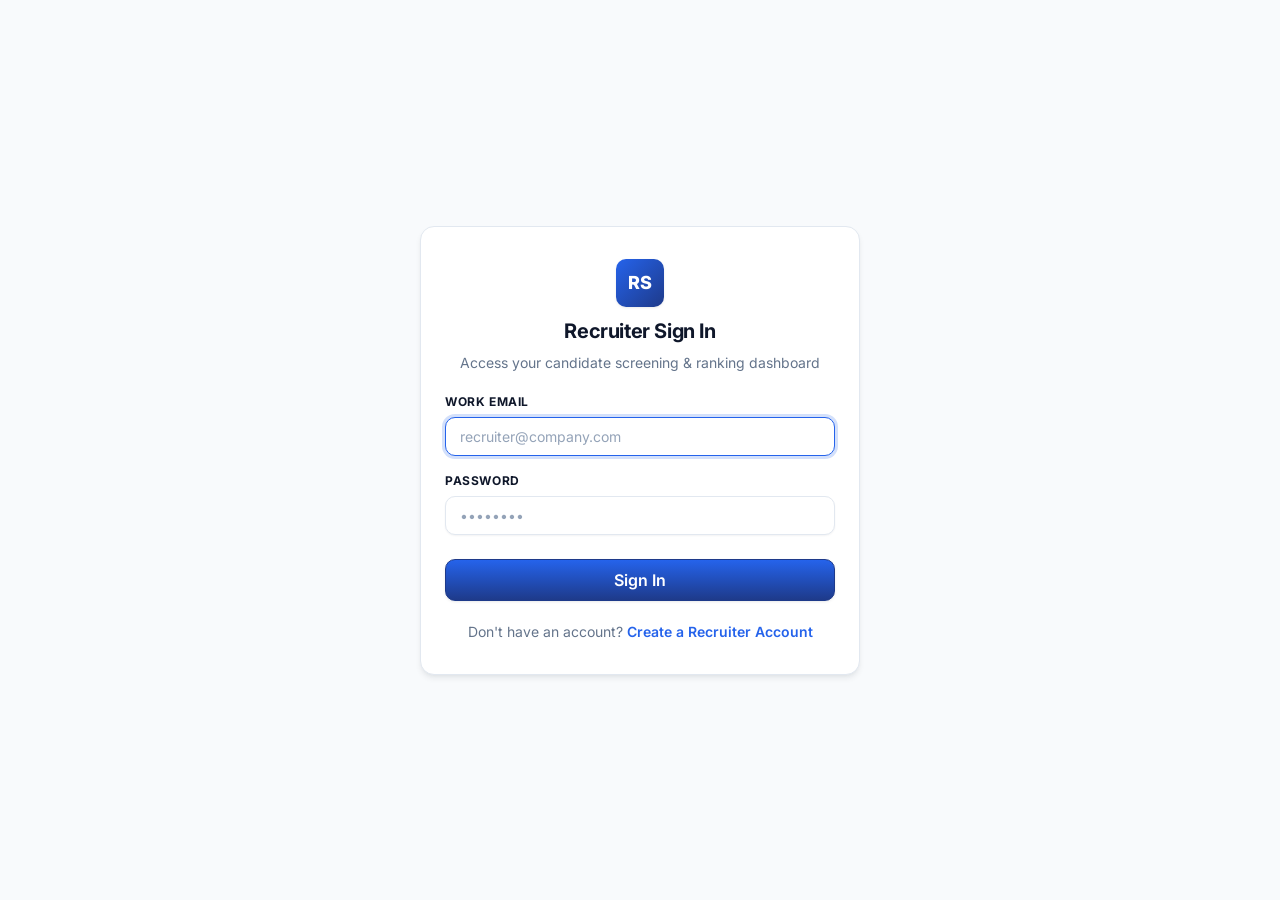
<file: frontend/login.html>
<!DOCTYPE html>
<html lang="en">
<head>
  <meta charset="UTF-8">
  <meta name="viewport" content="width=device-width, initial-scale=1.0">
  <meta name="description" content="Sign in to the Intelligent Resume Screening System Recruiter Portal.">
  <title>Sign In | Intelligent Resume Screening System</title>

  <!-- Google Fonts: Inter for enterprise typography -->
  <link rel="preconnect" href="https://fonts.googleapis.com">
  <link rel="preconnect" href="https://fonts.gstatic.com" crossorigin>
  <link href="https://fonts.googleapis.com/css2?family=Inter:wght@400;500;600;700;800&family=JetBrains+Mono:wght@500;700&display=swap" rel="stylesheet">

  <!-- Core Layout and Component CSS -->
  <link rel="stylesheet" href="css/styles.css">
  <link rel="stylesheet" href="css/components.css">

  <!-- Application API & Auth Modules -->
  <script src="js/api.js"></script>
  <script src="js/auth.js"></script>
</head>
<body class="auth-page-body">
  <div class="auth-container">
    
    <div class="auth-card">
      
      <!-- Brand Header -->
      <header class="auth-brand-header">
        <div class="auth-brand-badge" aria-hidden="true">RS</div>
        <h1 class="auth-title">Recruiter Sign In</h1>
        <p class="auth-subtitle">Access your candidate screening &amp; ranking dashboard</p>
      </header>

      <!-- Contextual Alerts -->
      <div id="auth-success-alert" class="auth-alert auth-alert-success" role="status" style="display: none;">
        <svg width="18" height="18" viewBox="0 0 24 24" fill="none" stroke="currentColor" stroke-width="2" stroke-linecap="round" stroke-linejoin="round" aria-hidden="true" style="flex-shrink: 0; margin-top: 1px;">
          <path d="M22 11.08V12a10 10 0 1 1-5.93-9.14"></path>
          <polyline points="22 4 12 14.01 9 11.01"></polyline>
        </svg>
        <span id="auth-success-message">Account created successfully! Please sign in.</span>
      </div>

      <div id="auth-warning-alert" class="auth-alert auth-alert-warning" role="alert" style="display: none;">
        <svg width="18" height="18" viewBox="0 0 24 24" fill="none" stroke="currentColor" stroke-width="2" stroke-linecap="round" stroke-linejoin="round" aria-hidden="true" style="flex-shrink: 0; margin-top: 1px;">
          <path d="M10.29 3.86L1.82 18a2 2 0 0 0 1.71 3h16.94a2 2 0 0 0 1.71-3L13.71 3.86a2 2 0 0 0-3.42 0z"></path>
          <line x1="12" y1="9" x2="12" y2="13"></line>
          <line x1="12" y1="17" x2="12.01" y2="17"></line>
        </svg>
        <span id="auth-warning-message"></span>
      </div>

      <div id="auth-error-alert" class="auth-alert auth-alert-error" role="alert" style="display: none;">
        <svg width="18" height="18" viewBox="0 0 24 24" fill="none" stroke="currentColor" stroke-width="2" stroke-linecap="round" stroke-linejoin="round" aria-hidden="true" style="flex-shrink: 0; margin-top: 1px;">
          <circle cx="12" cy="12" r="10"></circle>
          <line x1="12" y1="8" x2="12"></line>
          <line x1="12" y1="16" x2="12.01" y2="16"></line>
        </svg>
        <span id="auth-error-message"></span>
      </div>

      <!-- Login Form -->
      <form id="login-form" novalidate>
        <div class="form-group" style="margin-bottom: var(--space-4);">
          <label for="login-email" class="form-label">
            <span>Work Email</span>
          </label>
          <input 
            type="email" 
            id="login-email" 
            name="email" 
            class="form-control" 
            placeholder="recruiter@company.com" 
            required 
            autocomplete="email"
            autofocus
          >
        </div>

        <div class="form-group" style="margin-bottom: var(--space-6);">
          <label for="login-password" class="form-label">
            <span>Password</span>
          </label>
          <input 
            type="password" 
            id="login-password" 
            name="password" 
            class="form-control" 
            placeholder="••••••••" 
            required 
            autocomplete="current-password"
          >
        </div>

        <button type="submit" id="login-submit-btn" class="btn btn-primary btn-lg" style="width: 100%; justify-content: center;">
          <span id="login-submit-spinner" class="auth-spinner" style="display: none;" aria-hidden="true"></span>
          <span id="login-submit-text">Sign In</span>
        </button>
      </form>

      <!-- Footer Link to Register -->
      <footer class="auth-footer">
        <span>Don't have an account? </span>
        <a href="register.html">Create a Recruiter Account</a>
      </footer>

    </div>

  </div>

  <script>
    document.addEventListener('DOMContentLoaded', () => {
      const loginForm = document.getElementById('login-form');
      const emailInput = document.getElementById('login-email');
      const passwordInput = document.getElementById('login-password');
      const submitBtn = document.getElementById('login-submit-btn');
      const submitText = document.getElementById('login-submit-text');
      const submitSpinner = document.getElementById('login-submit-spinner');
      const errorAlert = document.getElementById('auth-error-alert');
      const errorMessage = document.getElementById('auth-error-message');
      const warningAlert = document.getElementById('auth-warning-alert');
      const warningMessage = document.getElementById('auth-warning-message');
      const successAlert = document.getElementById('auth-success-alert');
      const successMessage = document.getElementById('auth-success-message');

      const urlParams = new URLSearchParams(window.location.search);
      const isRegistered = urlParams.get('registered') === 'true' || urlParams.get('registered') === '1';
      const logoutStatus = urlParams.get('logout_status');

      // Check URL parameters for registration confirmation
      if (isRegistered) {
        const registeredEmail = urlParams.get('email');
        if (registeredEmail && emailInput) {
          emailInput.value = registeredEmail;
        }
        successMessage.textContent = 'Account created successfully! Please sign in with your password.';
        successAlert.style.display = 'flex';
      }

      // Check URL parameters for logout status
      if (logoutStatus === 'offline') {
        warningMessage.textContent = 'You have been signed out locally. However, the server could not be reached to confirm remote session termination. Please sign in when back online.';
        warningAlert.style.display = 'flex';
      } else if (logoutStatus === 'success') {
        successMessage.textContent = 'You have been successfully signed out.';
        successAlert.style.display = 'flex';
      }

      // Guard: Redirect to dashboard if already authenticated (only if not newly registered and not just logged out)
      if (!isRegistered && !logoutStatus && window.auth && typeof window.auth.redirectIfAuthenticated === 'function') {
        window.auth.redirectIfAuthenticated('index.html');
      }

      function showError(msg) {
        errorMessage.textContent = msg;
        errorAlert.style.display = 'flex';
        successAlert.style.display = 'none';
        warningAlert.style.display = 'none';
      }

      function hideAlerts() {
        errorAlert.style.display = 'none';
        successAlert.style.display = 'none';
        warningAlert.style.display = 'none';
      }

      function setLoading(isLoading) {
        submitBtn.disabled = isLoading;
        emailInput.disabled = isLoading;
        passwordInput.disabled = isLoading;
        if (isLoading) {
          submitSpinner.style.display = 'inline-block';
          submitText.textContent = 'Signing in...';
        } else {
          submitSpinner.style.display = 'none';
          submitText.textContent = 'Sign In';
        }
      }

      loginForm.addEventListener('submit', async (e) => {
        e.preventDefault();
        hideAlerts();

        const email = emailInput.value.trim();
        const password = passwordInput.value;

        if (!email) {
          showError('Please enter your email address.');
          emailInput.focus();
          return;
        }

        if (!password) {
          showError('Please enter your password.');
          passwordInput.focus();
          return;
        }

        setLoading(true);

        try {
          const authResult = await window.auth.login(email, password);
          // Redirect to recruiter dashboard upon successful authentication
          window.location.href = 'index.html';
        } catch (err) {
          showError(err.message || 'Authentication failed. Please check your credentials.');
          passwordInput.value = '';
          passwordInput.focus();
        } finally {
          setLoading(false);
        }
      });
    });
  </script>
</body>
</html>
</file>
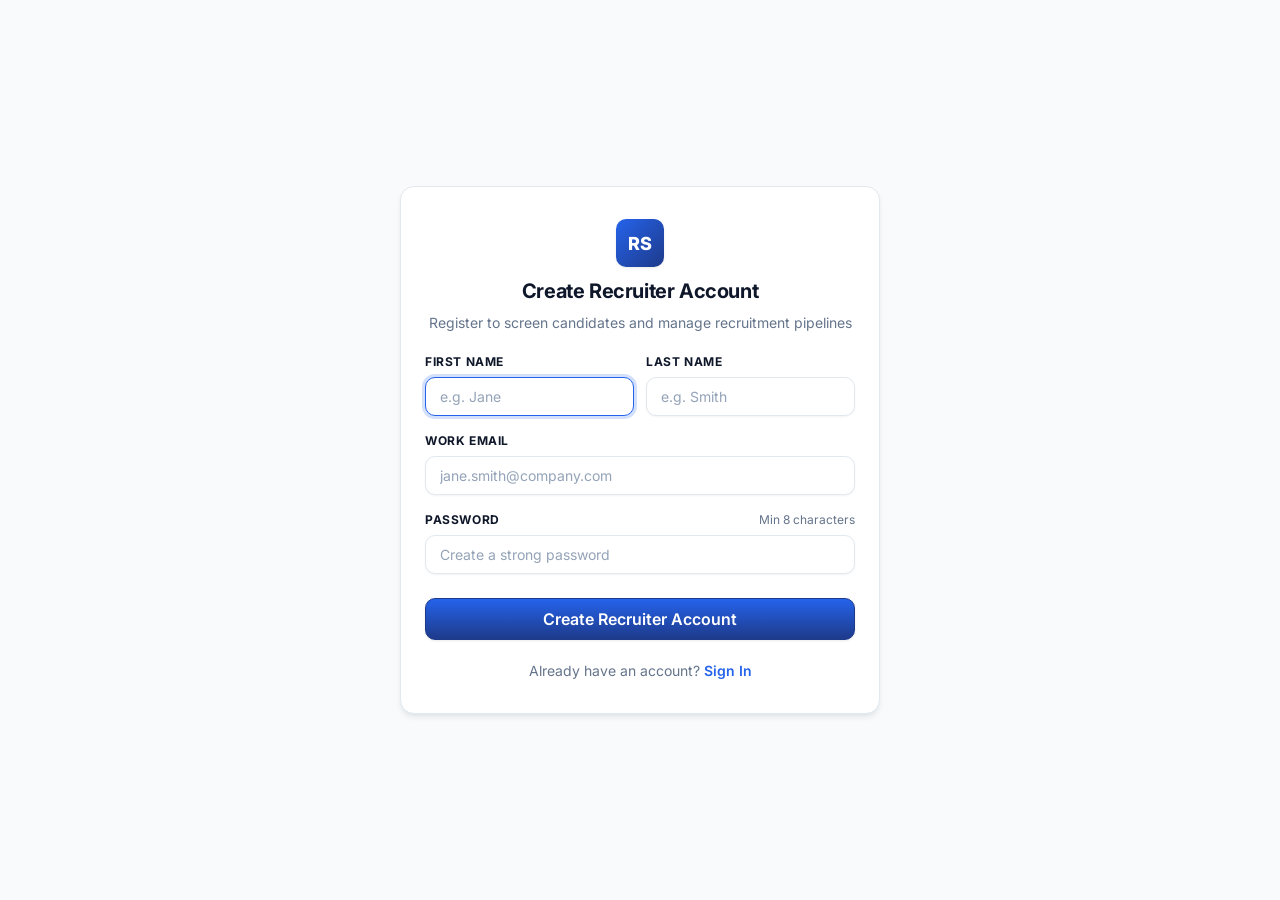
<file: frontend/register.html>
<!DOCTYPE html>
<html lang="en">
<head>
  <meta charset="UTF-8">
  <meta name="viewport" content="width=device-width, initial-scale=1.0">
  <meta name="description" content="Create a recruiter account in the Intelligent Resume Screening System.">
  <title>Create Account | Intelligent Resume Screening System</title>

  <!-- Google Fonts: Inter for enterprise typography -->
  <link rel="preconnect" href="https://fonts.googleapis.com">
  <link rel="preconnect" href="https://fonts.gstatic.com" crossorigin>
  <link href="https://fonts.googleapis.com/css2?family=Inter:wght@400;500;600;700;800&family=JetBrains+Mono:wght@500;700&display=swap" rel="stylesheet">

  <!-- Core Layout and Component CSS -->
  <link rel="stylesheet" href="css/styles.css">
  <link rel="stylesheet" href="css/components.css">

  <!-- Application API & Auth Modules -->
  <script src="js/api.js"></script>
  <script src="js/auth.js"></script>
</head>
<body class="auth-page-body">
  <div class="auth-container" style="max-width: 480px;">
    
    <div class="auth-card">
      
      <!-- Brand Header -->
      <header class="auth-brand-header">
        <div class="auth-brand-badge" aria-hidden="true">RS</div>
        <h1 class="auth-title">Create Recruiter Account</h1>
        <p class="auth-subtitle">Register to screen candidates and manage recruitment pipelines</p>
      </header>

      <!-- Contextual Alerts -->
      <div id="auth-success-alert" class="auth-alert auth-alert-success" role="status" style="display: none;">
        <svg width="18" height="18" viewBox="0 0 24 24" fill="none" stroke="currentColor" stroke-width="2" stroke-linecap="round" stroke-linejoin="round" aria-hidden="true" style="flex-shrink: 0; margin-top: 1px;">
          <path d="M22 11.08V12a10 10 0 1 1-5.93-9.14"></path>
          <polyline points="22 4 12 14.01 9 11.01"></polyline>
        </svg>
        <div>
          <span id="auth-success-message" style="display: block; font-weight: var(--font-semibold);">Account created successfully!</span>
          <span style="display: block; font-size: var(--text-xs); margin-top: 2px;">Redirecting you to sign in...</span>
        </div>
      </div>

      <div id="auth-error-alert" class="auth-alert auth-alert-error" role="alert" style="display: none;">
        <svg width="18" height="18" viewBox="0 0 24 24" fill="none" stroke="currentColor" stroke-width="2" stroke-linecap="round" stroke-linejoin="round" aria-hidden="true" style="flex-shrink: 0; margin-top: 1px;">
          <circle cx="12" cy="12" r="10"></circle>
          <line x1="12" y1="8" x2="12"></line>
          <line x1="12" y1="16" x2="12.01" y2="16"></line>
        </svg>
        <span id="auth-error-message"></span>
      </div>

      <!-- Registration Form -->
      <form id="register-form" novalidate>
        <div style="display: grid; grid-template-columns: 1fr 1fr; gap: var(--space-3); margin-bottom: var(--space-4);">
          <div class="form-group">
            <label for="register-firstname" class="form-label">
              <span>First Name</span>
            </label>
            <input 
              type="text" 
              id="register-firstname" 
              name="firstName" 
              class="form-control" 
              placeholder="e.g. Jane" 
              maxlength="50" 
              required 
              autofocus
            >
          </div>

          <div class="form-group">
            <label for="register-lastname" class="form-label">
              <span>Last Name</span>
            </label>
            <input 
              type="text" 
              id="register-lastname" 
              name="lastName" 
              class="form-control" 
              placeholder="e.g. Smith" 
              maxlength="50" 
              required
            >
          </div>
        </div>

        <div class="form-group" style="margin-bottom: var(--space-4);">
          <label for="register-email" class="form-label">
            <span>Work Email</span>
          </label>
          <input 
            type="email" 
            id="register-email" 
            name="email" 
            class="form-control" 
            placeholder="jane.smith@company.com" 
            required 
            autocomplete="email"
          >
        </div>

        <div class="form-group" style="margin-bottom: var(--space-6);">
          <label for="register-password" class="form-label">
            <span>Password</span>
            <span class="form-label-hint">Min 8 characters</span>
          </label>
          <input 
            type="password" 
            id="register-password" 
            name="password" 
            class="form-control" 
            placeholder="Create a strong password" 
            required 
            minlength="8" 
            maxlength="72"
            autocomplete="new-password"
          >
        </div>

        <button type="submit" id="register-submit-btn" class="btn btn-primary btn-lg" style="width: 100%; justify-content: center;">
          <span id="register-submit-spinner" class="auth-spinner" style="display: none;" aria-hidden="true"></span>
          <span id="register-submit-text">Create Recruiter Account</span>
        </button>
      </form>

      <!-- Footer Link to Login -->
      <footer class="auth-footer">
        <span>Already have an account? </span>
        <a href="login.html">Sign In</a>
      </footer>

    </div>

  </div>

  <script>
    document.addEventListener('DOMContentLoaded', () => {
      // Guard: Redirect to dashboard if already authenticated (Task 4 & 5)
      if (window.auth && typeof window.auth.redirectIfAuthenticated === 'function') {
        window.auth.redirectIfAuthenticated('index.html');
      }

      const registerForm = document.getElementById('register-form');
      const firstNameInput = document.getElementById('register-firstname');
      const lastNameInput = document.getElementById('register-lastname');
      const emailInput = document.getElementById('register-email');
      const passwordInput = document.getElementById('register-password');
      const submitBtn = document.getElementById('register-submit-btn');
      const submitText = document.getElementById('register-submit-text');
      const submitSpinner = document.getElementById('register-submit-spinner');
      const errorAlert = document.getElementById('auth-error-alert');
      const errorMessage = document.getElementById('auth-error-message');
      const successAlert = document.getElementById('auth-success-alert');
      const successMessage = document.getElementById('auth-success-message');

      function showError(msg) {
        errorMessage.textContent = msg;
        errorAlert.style.display = 'flex';
        successAlert.style.display = 'none';
      }

      function hideError() {
        errorAlert.style.display = 'none';
      }

      function setLoading(isLoading) {
        submitBtn.disabled = isLoading;
        firstNameInput.disabled = isLoading;
        lastNameInput.disabled = isLoading;
        emailInput.disabled = isLoading;
        passwordInput.disabled = isLoading;
        if (isLoading) {
          submitSpinner.style.display = 'inline-block';
          submitText.textContent = 'Creating Account...';
        } else {
          submitSpinner.style.display = 'none';
          submitText.textContent = 'Create Recruiter Account';
        }
      }

      registerForm.addEventListener('submit', async (e) => {
        e.preventDefault();
        hideError();

        const firstName = firstNameInput.value.trim();
        const lastName = lastNameInput.value.trim();
        const email = emailInput.value.trim();
        const password = passwordInput.value;

        // Client-side validations
        if (!firstName) {
          showError('Please enter your first name.');
          firstNameInput.focus();
          return;
        }

        if (firstName.length > 50) {
          showError('First name cannot exceed 50 characters.');
          firstNameInput.focus();
          return;
        }

        if (!lastName) {
          showError('Please enter your last name.');
          lastNameInput.focus();
          return;
        }

        if (lastName.length > 50) {
          showError('Last name cannot exceed 50 characters.');
          lastNameInput.focus();
          return;
        }

        if (!email) {
          showError('Please enter your email address.');
          emailInput.focus();
          return;
        }

        const emailPattern = /^[^\s@]+@[^\s@]+\.[^\s@]+$/;
        if (!emailPattern.test(email)) {
          showError('Please enter a valid email address (e.g., name@domain.com).');
          emailInput.focus();
          return;
        }

        if (!password) {
          showError('Please enter a password.');
          passwordInput.focus();
          return;
        }

        if (password.length < 8) {
          showError('Password must be at least 8 characters long.');
          passwordInput.focus();
          return;
        }

        const passwordByteLength = new TextEncoder().encode(password).length;
        if (passwordByteLength > 72) {
          showError('Password cannot exceed 72 bytes.');
          passwordInput.focus();
          return;
        }

        setLoading(true);

        try {
          const result = await window.auth.register({
            firstName,
            lastName,
            email,
            password
          });

          // Show success message and navigate to login
          successAlert.style.display = 'flex';
          passwordInput.value = '';

          setTimeout(() => {
            window.location.href = `login.html?registered=true&email=${encodeURIComponent(email)}`;
          }, 1400);

        } catch (err) {
          showError(err.message || 'Registration failed. Please check your inputs.');
        } finally {
          setLoading(false);
        }
      });
    });
  </script>
</body>
</html>
</file>
<file: frontend/css/styles.css>
/* =============================================================================
   Intelligent Resume Screening System - Design System Core & Layout Styles
   File: frontend/css/styles.css
   Visual Direction: Modern enterprise SaaS recruiter dashboard.
   ============================================================================= */

/* -----------------------------------------------------------------------------
   1. Design Tokens & CSS Variables
   ----------------------------------------------------------------------------- */
:root {
  /* Brand / Primary Palette (Deep Navy to Slate Indigo) */
  --color-primary: #1e3a8a;          /* Deep royal navy */
  --color-primary-hover: #172554;    /* Darker navy */
  --color-primary-light: #2563eb;    /* Vibrant blue */
  --color-primary-subtle: #eff6ff;   /* Soft ice blue tint */
  --color-primary-border: #bfdbfe;

  /* Neutral Background & Surface Palette */
  --color-bg: #f8fafc;               /* Crisp slate off-white */
  --color-bg-alt: #f1f5f9;           /* Secondary muted background */
  --color-surface: #ffffff;          /* Pure white card surface */
  --color-surface-hover: #f8fafc;
  --color-surface-elevated: #ffffff;
  --color-surface-subtle: #f8fafc;

  /* Border Palette */
  --color-border: #e2e8f0;           /* Subtle slate border */
  --color-border-light: #edf2f7;
  --color-border-hover: #cbd5e1;
  --color-border-strong: #94a3b8;

  /* Typography / Text Palette */
  --color-text-main: #0f172a;        /* Deep slate navy for headings */
  --color-text-body: #334155;        /* Neutral readable slate body */
  --color-text-muted: #64748b;       /* Secondary / captions / timestamps */
  --color-text-light: #94a3b8;       /* Subtle placeholders / inactive */
  --color-text-inverse: #ffffff;     /* White on dark backgrounds */

  /* Status Colors */
  /* SELECTED - Emerald Green Accent */
  --color-selected: #16a34a;
  --color-selected-dark: #15803d;
  --color-selected-bg: #f0fdf4;
  --color-selected-border: #bbf7d0;
  --color-selected-hover: #dcfce7;
  --color-selected-glow: rgba(22, 163, 74, 0.15);

  /* REJECTED - Crimson Red Accent */
  --color-rejected: #dc2626;
  --color-rejected-dark: #b91c1c;
  --color-rejected-bg: #fef2f2;
  --color-rejected-border: #fecaca;
  --color-rejected-hover: #fee2e2;
  --color-rejected-glow: rgba(220, 38, 38, 0.15);

  /* OVERRIDE / REVIEWED - Warm Amber Accent */
  --color-override: #d97706;
  --color-override-dark: #b45309;
  --color-override-bg: #fffbeb;
  --color-override-border: #fde68a;
  --color-override-hover: #fef3c7;
  --color-override-glow: rgba(217, 119, 6, 0.15);

  /* SHORTLISTED / INFO - Indigo Blue Accent */
  --color-shortlisted: #4f46e5;
  --color-shortlisted-dark: #4338ca;
  --color-shortlisted-bg: #eef2ff;
  --color-shortlisted-border: #c7d2fe;
  --color-shortlisted-hover: #e0e7ff;

  /* Typography Scale */
  --font-sans: 'Inter', -apple-system, BlinkMacSystemFont, 'Segoe UI', Roboto, Oxygen, Ubuntu, Cantarell, sans-serif;
  --font-mono: 'JetBrains Mono', 'Fira Code', Consolas, Monaco, monospace;

  --text-xs: 0.75rem;       /* 12px */
  --text-sm: 0.875rem;      /* 14px */
  --text-base: 1rem;        /* 16px */
  --text-lg: 1.125rem;      /* 18px */
  --text-xl: 1.25rem;       /* 20px */
  --text-2xl: 1.5rem;       /* 24px */
  --text-3xl: 1.875rem;     /* 30px */
  --text-4xl: 2.25rem;      /* 36px */

  --font-normal: 400;
  --font-medium: 500;
  --font-semibold: 600;
  --font-bold: 700;
  --font-extrabold: 800;

  --leading-tight: 1.25;
  --leading-normal: 1.5;
  --leading-relaxed: 1.625;

  /* Spacing Scale */
  --space-0-5: 0.125rem;    /* 2px */
  --space-1: 0.25rem;       /* 4px */
  --space-1-5: 0.375rem;    /* 6px */
  --space-2: 0.5rem;        /* 8px */
  --space-2-5: 0.625rem;    /* 10px */
  --space-3: 0.75rem;       /* 12px */
  --space-4: 1rem;          /* 16px */
  --space-5: 1.25rem;       /* 20px */
  --space-6: 1.5rem;        /* 24px */
  --space-8: 2rem;          /* 32px */
  --space-10: 2.5rem;       /* 40px */
  --space-12: 3rem;         /* 48px */

  /* Border Radii */
  --radius-xs: 4px;
  --radius-sm: 6px;
  --radius-md: 10px;
  --radius-lg: 14px;
  --radius-xl: 20px;
  --radius-full: 9999px;

  /* Shadows (Multi-layer soft SaaS elevation) */
  --shadow-xs: 0 1px 2px 0 rgba(15, 23, 42, 0.05);
  --shadow-sm: 0 1px 3px 0 rgba(15, 23, 42, 0.08), 0 1px 2px -1px rgba(15, 23, 42, 0.06);
  --shadow-md: 0 4px 6px -1px rgba(15, 23, 42, 0.08), 0 2px 4px -2px rgba(15, 23, 42, 0.05);
  --shadow-lg: 0 10px 15px -3px rgba(15, 23, 42, 0.08), 0 4px 6px -4px rgba(15, 23, 42, 0.04);
  --shadow-xl: 0 20px 25px -5px rgba(15, 23, 42, 0.08), 0 8px 10px -6px rgba(15, 23, 42, 0.04);
  --shadow-focus: 0 0 0 3px rgba(37, 99, 235, 0.2);

  /* Transitions */
  --transition-fast: 150ms cubic-bezier(0.4, 0, 0.2, 1);
  --transition-normal: 250ms cubic-bezier(0.4, 0, 0.2, 1);
  --transition-smooth: 350ms cubic-bezier(0.4, 0, 0.2, 1);

  /* Layout Boundaries */
  --layout-max-width: 1400px;
  --header-height: 72px;
}

/* -----------------------------------------------------------------------------
   2. Reset & Base Typography
   ----------------------------------------------------------------------------- */
*,
*::before,
*::after {
  box-sizing: border-box;
  margin: 0;
  padding: 0;
}

html {
  font-size: 16px;
  scroll-behavior: smooth;
  -webkit-font-smoothing: antialiased;
  -moz-osx-font-smoothing: grayscale;
}

body {
  font-family: var(--font-sans);
  background-color: var(--color-bg);
  color: var(--color-text-body);
  line-height: var(--leading-normal);
  min-height: 100vh;
  display: flex;
  flex-direction: column;
}

h1, h2, h3, h4, h5, h6 {
  color: var(--color-text-main);
  font-weight: var(--font-bold);
  line-height: var(--leading-tight);
  letter-spacing: -0.02em;
}

h1 { font-size: var(--text-3xl); }
h2 { font-size: var(--text-2xl); }
h3 { font-size: var(--text-xl); }
h4 { font-size: var(--text-lg); }
h5 { font-size: var(--text-base); }
h6 { font-size: var(--text-sm); }

p {
  color: var(--color-text-body);
  margin-bottom: var(--space-3);
}

p:last-child {
  margin-bottom: 0;
}

a {
  color: var(--color-primary-light);
  text-decoration: none;
  transition: color var(--transition-fast);
}

a:hover {
  color: var(--color-primary-hover);
  text-decoration: underline;
}

ul, ol {
  list-style-position: inside;
  margin-bottom: var(--space-4);
}

code, pre {
  font-family: var(--font-mono);
  font-size: var(--text-xs);
}

/* -----------------------------------------------------------------------------
   3. Page Shell & Dashboard Layout Structure
   ----------------------------------------------------------------------------- */
.app-shell {
  min-height: 100vh;
  display: flex;
  flex-direction: column;
  background-color: var(--color-bg);
}

/* Top Navigation Bar */
.app-header {
  height: var(--header-height);
  background-color: rgba(255, 255, 255, 0.92);
  backdrop-filter: blur(12px);
  -webkit-backdrop-filter: blur(12px);
  border-bottom: 1px solid var(--color-border);
  position: sticky;
  top: 0;
  z-index: 100;
  box-shadow: var(--shadow-xs);
  display: flex;
  align-items: center;
}

.header-container {
  width: 100%;
  max-width: var(--layout-max-width);
  margin: 0 auto;
  padding: 0 var(--space-6);
  display: flex;
  align-items: center;
  justify-content: space-between;
}

.brand-section {
  display: flex;
  align-items: center;
  gap: var(--space-3);
}

.brand-logo-badge {
  width: 40px;
  height: 40px;
  border-radius: var(--radius-md);
  background: linear-gradient(135deg, var(--color-primary) 0%, var(--color-primary-light) 100%);
  display: flex;
  align-items: center;
  justify-content: center;
  color: #ffffff;
  font-weight: var(--font-extrabold);
  font-size: var(--text-lg);
  box-shadow: 0 4px 10px rgba(30, 58, 138, 0.25);
}

.brand-text-group {
  display: flex;
  flex-direction: column;
}

.brand-title {
  font-size: var(--text-lg);
  font-weight: var(--font-bold);
  color: var(--color-text-main);
  letter-spacing: -0.02em;
}

.brand-subtitle {
  font-size: var(--text-xs);
  color: var(--color-text-muted);
  font-weight: var(--font-medium);
  text-transform: uppercase;
  letter-spacing: 0.05em;
}

.header-actions {
  display: flex;
  align-items: center;
  gap: var(--space-4);
}

/* -----------------------------------------------------------------------------
   Top Workspace Navigation & Panes
   ----------------------------------------------------------------------------- */
.app-nav {
  display: flex;
  align-items: center;
  gap: var(--space-1);
  background-color: var(--color-bg-alt);
  padding: 4px;
  border-radius: var(--radius-lg);
  border: 1px solid var(--color-border);
}

.nav-tab {
  display: inline-flex;
  align-items: center;
  gap: var(--space-2);
  padding: 0.5rem 1rem;
  font-family: var(--font-sans);
  font-size: var(--text-sm);
  font-weight: var(--font-medium);
  color: var(--color-text-muted);
  background: transparent;
  border: 1px solid transparent;
  border-radius: var(--radius-md);
  cursor: pointer;
  transition: all var(--transition-fast);
  user-select: none;
  white-space: nowrap;
}

.nav-tab:hover {
  color: var(--color-text-main);
  background-color: rgba(255, 255, 255, 0.7);
}

.nav-tab.is-active {
  color: var(--color-primary);
  background-color: var(--color-surface);
  font-weight: var(--font-semibold);
  border-color: var(--color-border);
  box-shadow: var(--shadow-xs);
}

.nav-tab:focus-visible {
  outline: none;
  box-shadow: var(--shadow-focus);
}

/* Workspace Panes */
.workspace-pane {
  display: flex;
  flex-direction: column;
  gap: var(--space-8);
  width: 100%;
}

/* -----------------------------------------------------------------------------
   Global Visibility Utilities (Phase 8)
   ----------------------------------------------------------------------------- */
.is-hidden, [hidden] {
  display: none !important;
}

.workspace-pane.is-hidden {
  display: none !important;
}

/* Placeholder Cards for Steps 4 & 5 */
.placeholder-section {
  display: grid;
  grid-template-columns: 1fr;
  gap: var(--space-6);
}

.placeholder-card {
  background-color: var(--color-surface);
  border: 1px solid var(--color-border);
  border-radius: var(--radius-xl);
  padding: var(--space-8);
  box-shadow: var(--shadow-sm);
  display: flex;
  flex-direction: column;
  align-items: center;
  text-align: center;
  gap: var(--space-4);
}

.placeholder-icon-wrap {
  width: 56px;
  height: 56px;
  border-radius: var(--radius-full);
  background-color: var(--color-primary-subtle);
  color: var(--color-primary);
  display: flex;
  align-items: center;
  justify-content: center;
}

.placeholder-title {
  font-size: var(--text-xl);
  font-weight: var(--font-bold);
  color: var(--color-text-main);
}

.placeholder-description {
  font-size: var(--text-sm);
  color: var(--color-text-muted);
  max-width: 560px;
  line-height: var(--leading-relaxed);
}

.placeholder-badge-group {
  display: flex;
  flex-wrap: wrap;
  gap: var(--space-2);
  justify-content: center;
  margin-top: var(--space-2);
}

/* Main Dashboard Body Wrapper */
.dashboard-main {
  flex: 1;
  width: 100%;
  max-width: var(--layout-max-width);
  margin: 0 auto;
  padding: var(--space-8) var(--space-6) var(--space-12) var(--space-6);
  display: flex;
  flex-direction: column;
  gap: var(--space-8);
}

/* Dashboard Page Header */
.dashboard-hero {
  display: flex;
  justify-content: space-between;
  align-items: flex-start;
  gap: var(--space-6);
  flex-wrap: wrap;
}

.hero-copy {
  max-width: 680px;
}

.hero-title {
  font-size: var(--text-3xl);
  font-weight: var(--font-extrabold);
  color: var(--color-text-main);
  margin-bottom: var(--space-1-5);
  letter-spacing: -0.025em;
}

.hero-description {
  font-size: var(--text-base);
  color: var(--color-text-muted);
  line-height: var(--leading-relaxed);
}

/* Section Card Container */
.dashboard-section {
  display: flex;
  flex-direction: column;
  gap: var(--space-4);
}

.section-header {
  display: flex;
  align-items: center;
  justify-content: space-between;
  gap: var(--space-4);
  flex-wrap: wrap;
}

.section-title-group {
  display: flex;
  align-items: center;
  gap: var(--space-2-5);
}

.section-title {
  font-size: var(--text-xl);
  font-weight: var(--font-bold);
  color: var(--color-text-main);
}

.section-badge-count {
  display: inline-flex;
  align-items: center;
  justify-content: center;
  padding: var(--space-0-5) var(--space-2-5);
  border-radius: var(--radius-full);
  font-size: var(--text-xs);
  font-weight: var(--font-bold);
  background-color: var(--color-bg-alt);
  color: var(--color-text-body);
  border: 1px solid var(--color-border);
}

/* Dual Column Split Layout for Selected vs Rejected */
.split-leaderboard-grid {
  display: grid;
  grid-template-columns: repeat(2, minmax(0, 1fr));
  gap: var(--space-6);
  align-items: start;
}

/* App Footer */
.app-footer {
  margin-top: auto;
  border-top: 1px solid var(--color-border);
  background-color: var(--color-surface);
  padding: var(--space-6) 0;
}

.footer-container {
  max-width: var(--layout-max-width);
  margin: 0 auto;
  padding: 0 var(--space-6);
  display: flex;
  justify-content: space-between;
  align-items: center;
  flex-wrap: wrap;
  gap: var(--space-4);
  font-size: var(--text-xs);
  color: var(--color-text-muted);
}

/* -----------------------------------------------------------------------------
   4. Responsive Breakpoints
   ----------------------------------------------------------------------------- */
@media (max-width: 1024px) {
  :root {
    --header-height: 64px;
  }

  .dashboard-main {
    padding: var(--space-6) var(--space-4) var(--space-8) var(--space-4);
    gap: var(--space-6);
  }

  .split-leaderboard-grid {
    grid-template-columns: 1fr;
  }
}

@media (max-width: 768px) {
  .app-header {
    height: auto;
    padding: var(--space-2) 0;
  }

  .header-container {
    padding: 0 var(--space-4);
    flex-wrap: wrap;
    gap: var(--space-3);
  }

  .app-nav {
    order: 3;
    width: 100%;
    justify-content: center;
  }

  .hero-title {
    font-size: var(--text-2xl);
  }

  .hero-description {
    font-size: var(--text-sm);
  }

  .footer-container {
    flex-direction: column;
    text-align: center;
  }
}

@media (max-width: 480px) {
  :root {
    --text-3xl: 1.5rem;
    --text-2xl: 1.25rem;
  }

  .brand-subtitle {
    display: none;
  }
}
</file>
<file: frontend/css/components.css>
/* =============================================================================
   Intelligent Resume Screening System - UI Components Library
   File: frontend/css/components.css
   Visual Direction: Modern enterprise SaaS recruiter dashboard.
   ============================================================================= */

/* -----------------------------------------------------------------------------
   1. Buttons
   ----------------------------------------------------------------------------- */
.btn {
  display: inline-flex;
  align-items: center;
  justify-content: center;
  gap: var(--space-2);
  padding: 0.625rem 1.25rem;
  font-family: var(--font-sans);
  font-size: var(--text-sm);
  font-weight: var(--font-semibold);
  line-height: 1;
  border-radius: var(--radius-md);
  border: 1px solid transparent;
  cursor: pointer;
  transition: all var(--transition-fast);
  white-space: nowrap;
  user-select: none;
  text-decoration: none;
}

.btn:focus-visible {
  outline: none;
  box-shadow: var(--shadow-focus);
}

.btn:disabled,
.btn.is-disabled {
  opacity: 0.55;
  cursor: not-allowed;
  pointer-events: none;
  box-shadow: none;
}

/* Primary Button (Deep Royal Navy / Vibrant Blue) */
.btn-primary {
  background: linear-gradient(180deg, var(--color-primary-light) 0%, var(--color-primary) 100%);
  color: #ffffff;
  border-color: var(--color-primary);
  box-shadow: var(--shadow-sm);
}

.btn-primary:hover {
  background: var(--color-primary-hover);
  border-color: var(--color-primary-hover);
  box-shadow: var(--shadow-md);
  transform: translateY(-1px);
}

.btn-primary:active {
  transform: translateY(0);
  box-shadow: var(--shadow-xs);
}

/* Secondary / Neutral Button */
.btn-secondary {
  background-color: var(--color-surface);
  color: var(--color-text-body);
  border-color: var(--color-border);
  box-shadow: var(--shadow-xs);
}

.btn-secondary:hover {
  background-color: var(--color-bg-alt);
  border-color: var(--color-border-hover);
  color: var(--color-text-main);
  box-shadow: var(--shadow-sm);
}

/* Outline Button */
.btn-outline {
  background-color: transparent;
  color: var(--color-primary-light);
  border-color: var(--color-primary-border);
}

.btn-outline:hover {
  background-color: var(--color-primary-subtle);
  border-color: var(--color-primary-light);
}

/* Success Button (Selected actions) */
.btn-success {
  background-color: var(--color-selected);
  color: #ffffff;
  border-color: var(--color-selected-dark);
}

.btn-success:hover {
  background-color: var(--color-selected-dark);
}

/* Danger Button (Rejection actions) */
.btn-danger {
  background-color: var(--color-rejected);
  color: #ffffff;
  border-color: var(--color-rejected-dark);
}

.btn-danger:hover {
  background-color: var(--color-rejected-dark);
}

/* Small Button Variant */
.btn-sm {
  padding: 0.375rem 0.75rem;
  font-size: var(--text-xs);
  border-radius: var(--radius-sm);
}

/* Icon Only Button */
.btn-icon {
  padding: 0.5rem;
  border-radius: var(--radius-md);
  color: var(--color-text-muted);
  background: transparent;
  border: 1px solid transparent;
}

.btn-icon:hover {
  color: var(--color-text-main);
  background-color: var(--color-bg-alt);
  border-color: var(--color-border);
}

/* -----------------------------------------------------------------------------
   2. Form Controls, Inputs & Labels
   ----------------------------------------------------------------------------- */
.form-group {
  display: flex;
  flex-direction: column;
  gap: var(--space-1-5);
}

.form-label {
  font-size: var(--text-xs);
  font-weight: var(--font-bold);
  color: var(--color-text-main);
  text-transform: uppercase;
  letter-spacing: 0.05em;
  display: flex;
  align-items: center;
  justify-content: space-between;
}

.form-label-hint {
  font-size: var(--text-xs);
  font-weight: var(--font-normal);
  color: var(--color-text-muted);
  text-transform: none;
  letter-spacing: normal;
}

.form-control,
.form-select,
.form-textarea {
  width: 100%;
  padding: 0.625rem 0.875rem;
  font-family: var(--font-sans);
  font-size: var(--text-sm);
  color: var(--color-text-main);
  background-color: var(--color-surface);
  border: 1px solid var(--color-border);
  border-radius: var(--radius-md);
  box-shadow: var(--shadow-xs);
  transition: border-color var(--transition-fast), box-shadow var(--transition-fast);
}

.form-control:hover,
.form-select:hover,
.form-textarea:hover {
  border-color: var(--color-border-hover);
}

.form-control:focus,
.form-select:focus,
.form-textarea:focus {
  outline: none;
  border-color: var(--color-primary-light);
  box-shadow: var(--shadow-focus);
}

.form-control::placeholder,
.form-textarea::placeholder {
  color: var(--color-text-light);
}

.form-select {
  appearance: none;
  background-image: url("data:image/svg+xml,%3Csvg xmlns='http://www.w3.org/2000/svg' fill='none' viewBox='0 0 24 24' stroke='%2364748b'%3E%3Cpath stroke-linecap='round' stroke-linejoin='round' stroke-width='2' d='M19 9l-7 7-7-7'%3E%3C/path%3E%3C/svg%3E");
  background-repeat: no-repeat;
  background-position: right 0.75rem center;
  background-size: 1rem 1rem;
  padding-right: 2.25rem;
  cursor: pointer;
}

.form-textarea {
  resize: vertical;
  min-height: 80px;
  line-height: var(--leading-normal);
}

/* -----------------------------------------------------------------------------
   3. Recruiter Control Panel Card
   ----------------------------------------------------------------------------- */
.control-card {
  background-color: var(--color-surface);
  border: 1px solid var(--color-border);
  border-radius: var(--radius-lg);
  box-shadow: var(--shadow-sm);
  padding: var(--space-6);
  display: flex;
  flex-direction: column;
  gap: var(--space-5);
  transition: box-shadow var(--transition-normal);
}

.control-card:hover {
  box-shadow: var(--shadow-md);
}

.control-card-header {
  display: flex;
  justify-content: space-between;
  align-items: center;
  padding-bottom: var(--space-4);
  border-bottom: 1px solid var(--color-border-light);
}

.control-card-title {
  font-size: var(--text-lg);
  font-weight: var(--font-bold);
  color: var(--color-text-main);
  display: flex;
  align-items: center;
  gap: var(--space-2);
}

.control-grid {
  display: grid;
  grid-template-columns: 2fr 1fr 1.5fr auto;
  gap: var(--space-5);
  align-items: flex-end;
}

@media (max-width: 1024px) {
  .control-grid {
    grid-template-columns: 1fr 1fr;
  }
}

@media (max-width: 640px) {
  .control-grid {
    grid-template-columns: 1fr;
  }
}

/* -----------------------------------------------------------------------------
   4. Minimum Match Score Range Slider
   ----------------------------------------------------------------------------- */
.slider-group {
  display: flex;
  flex-direction: column;
  gap: var(--space-2);
}

.slider-header-group {
  display: flex;
  justify-content: space-between;
  align-items: center;
}

.slider-val-tag {
  font-family: var(--font-mono);
  font-size: var(--text-xs);
  font-weight: var(--font-bold);
  padding: var(--space-0-5) var(--space-2);
  border-radius: var(--radius-sm);
  background-color: var(--color-primary-subtle);
  color: var(--color-primary);
  border: 1px solid var(--color-primary-border);
}

.range-slider {
  -webkit-appearance: none;
  appearance: none;
  width: 100%;
  height: 6px;
  background: var(--color-border);
  border-radius: var(--radius-full);
  outline: none;
  transition: background var(--transition-fast);
}

.range-slider::-webkit-slider-thumb {
  -webkit-appearance: none;
  appearance: none;
  width: 18px;
  height: 18px;
  border-radius: 50%;
  background: var(--color-primary-light);
  cursor: pointer;
  border: 2px solid #ffffff;
  box-shadow: 0 1px 3px rgba(15, 23, 42, 0.3);
  transition: transform var(--transition-fast), background var(--transition-fast);
}

.range-slider::-moz-range-thumb {
  width: 18px;
  height: 18px;
  border-radius: 50%;
  background: var(--color-primary-light);
  cursor: pointer;
  border: 2px solid #ffffff;
  box-shadow: 0 1px 3px rgba(15, 23, 42, 0.3);
  transition: transform var(--transition-fast), background var(--transition-fast);
}

.range-slider::-webkit-slider-thumb:hover {
  transform: scale(1.15);
  background: var(--color-primary);
}

.range-slider::-moz-range-thumb:hover {
  transform: scale(1.15);
  background: var(--color-primary);
}

.slider-bounds {
  display: flex;
  justify-content: space-between;
  font-size: 0.7rem;
  color: var(--color-text-muted);
}

/* -----------------------------------------------------------------------------
   5. KPI Summary Cards
   ----------------------------------------------------------------------------- */
.kpi-row {
  display: grid;
  grid-template-columns: repeat(4, minmax(0, 1fr));
  gap: var(--space-5);
}

@media (max-width: 1024px) {
  .kpi-row {
    grid-template-columns: repeat(2, minmax(0, 1fr));
  }
}

@media (max-width: 540px) {
  .kpi-row {
    grid-template-columns: 1fr;
  }
}

.kpi-card {
  background-color: var(--color-surface);
  border: 1px solid var(--color-border);
  border-radius: var(--radius-lg);
  padding: var(--space-5);
  box-shadow: var(--shadow-xs);
  display: flex;
  flex-direction: column;
  gap: var(--space-2);
  position: relative;
  overflow: hidden;
  transition: transform var(--transition-fast), box-shadow var(--transition-fast);
}

.kpi-card:hover {
  transform: translateY(-2px);
  box-shadow: var(--shadow-md);
}

.kpi-card-header {
  display: flex;
  align-items: center;
  justify-content: space-between;
}

.kpi-label {
  font-size: var(--text-xs);
  font-weight: var(--font-bold);
  color: var(--color-text-muted);
  text-transform: uppercase;
  letter-spacing: 0.05em;
}

.kpi-icon-wrap {
  width: 32px;
  height: 32px;
  border-radius: var(--radius-sm);
  display: flex;
  align-items: center;
  justify-content: center;
  font-size: var(--text-sm);
}

.kpi-value {
  font-size: var(--text-3xl);
  font-weight: var(--font-extrabold);
  color: var(--color-text-main);
  line-height: 1;
}

.kpi-meta {
  font-size: var(--text-xs);
  color: var(--color-text-muted);
  display: flex;
  align-items: center;
  gap: var(--space-1);
}

/* Specific KPI Card Accents */
.kpi-card.kpi-total {
  border-left: 4px solid var(--color-primary-light);
}
.kpi-card.kpi-total .kpi-icon-wrap {
  background-color: var(--color-primary-subtle);
  color: var(--color-primary-light);
}

.kpi-card.kpi-selected {
  border-left: 4px solid var(--color-selected);
  background: linear-gradient(180deg, var(--color-selected-bg) 0%, var(--color-surface) 40%);
}
.kpi-card.kpi-selected .kpi-icon-wrap {
  background-color: var(--color-selected-hover);
  color: var(--color-selected);
}
.kpi-card.kpi-selected .kpi-value {
  color: var(--color-selected-dark);
}

.kpi-card.kpi-rejected {
  border-left: 4px solid var(--color-rejected);
  background: linear-gradient(180deg, var(--color-rejected-bg) 0%, var(--color-surface) 40%);
}
.kpi-card.kpi-rejected .kpi-icon-wrap {
  background-color: var(--color-rejected-hover);
  color: var(--color-rejected);
}
.kpi-card.kpi-rejected .kpi-value {
  color: var(--color-rejected-dark);
}

.kpi-card.kpi-override {
  border-left: 4px solid var(--color-override);
  background: linear-gradient(180deg, var(--color-override-bg) 0%, var(--color-surface) 40%);
}
.kpi-card.kpi-override .kpi-icon-wrap {
  background-color: var(--color-override-hover);
  color: var(--color-override);
}
.kpi-card.kpi-override .kpi-value {
  color: var(--color-override-dark);
}

/* -----------------------------------------------------------------------------
   6. Badges & Status Pills
   ----------------------------------------------------------------------------- */
.badge {
  display: inline-flex;
  align-items: center;
  gap: var(--space-1-5);
  padding: 0.25rem 0.625rem;
  border-radius: var(--radius-full);
  font-size: var(--text-xs);
  font-weight: var(--font-bold);
  line-height: 1;
  letter-spacing: 0.025em;
  text-transform: uppercase;
  white-space: nowrap;
  border: 1px solid transparent;
}

/* SELECTED Badge (Green) */
.badge-selected {
  background-color: var(--color-selected-bg);
  color: var(--color-selected-dark);
  border-color: var(--color-selected-border);
}

.badge-selected::before {
  content: '';
  width: 6px;
  height: 6px;
  border-radius: 50%;
  background-color: var(--color-selected);
}

/* REJECTED Badge (Red) */
.badge-rejected {
  background-color: var(--color-rejected-bg);
  color: var(--color-rejected-dark);
  border-color: var(--color-rejected-border);
}

.badge-rejected::before {
  content: '';
  width: 6px;
  height: 6px;
  border-radius: 50%;
  background-color: var(--color-rejected);
}

/* REVIEWED Badge (Amber) */
.badge-reviewed {
  background-color: var(--color-override-bg);
  color: var(--color-override-dark);
  border-color: var(--color-override-border);
}

.badge-reviewed::before {
  content: '';
  width: 6px;
  height: 6px;
  border-radius: 50%;
  background-color: var(--color-override);
}

/* SHORTLISTED Badge (Indigo) */
.badge-shortlisted {
  background-color: var(--color-shortlisted-bg);
  color: var(--color-shortlisted-dark);
  border-color: var(--color-shortlisted-border);
}

.badge-shortlisted::before {
  content: '';
  width: 6px;
  height: 6px;
  border-radius: 50%;
  background-color: var(--color-shortlisted);
}

/* Recruiter Override Indicator Pill */
.badge-override-indicator {
  display: inline-flex;
  align-items: center;
  gap: var(--space-1);
  padding: 0.2rem 0.5rem;
  border-radius: var(--radius-sm);
  font-size: 0.6875rem;
  font-weight: var(--font-bold);
  background-color: var(--color-override-bg);
  color: var(--color-override-dark);
  border: 1px solid var(--color-override-border);
}

/* -----------------------------------------------------------------------------
   7. Match Score Bar & Rank Badges
   ----------------------------------------------------------------------------- */
.rank-badge {
  display: inline-flex;
  align-items: center;
  justify-content: center;
  width: 32px;
  height: 32px;
  border-radius: var(--radius-md);
  font-weight: var(--font-extrabold);
  font-size: var(--text-sm);
  background-color: var(--color-bg-alt);
  color: var(--color-text-main);
  border: 1px solid var(--color-border);
  flex-shrink: 0;
}

.rank-badge.rank-top-1 {
  background: linear-gradient(135deg, #fef08a 0%, #eab308 100%);
  color: #713f12;
  border-color: #facc15;
  box-shadow: 0 2px 6px rgba(234, 179, 8, 0.3);
}

.rank-badge.rank-top-2 {
  background: linear-gradient(135deg, #e2e8f0 0%, #94a3b8 100%);
  color: #1e293b;
  border-color: #cbd5e1;
}

.rank-badge.rank-top-3 {
  background: linear-gradient(135deg, #fed7aa 0%, #f97316 100%);
  color: #7c2d12;
  border-color: #fdba74;
}

/* Match Score Indicator Group */
.score-indicator-group {
  display: flex;
  flex-direction: column;
  gap: var(--space-1);
  min-width: 110px;
}

.score-text-row {
  display: flex;
  justify-content: space-between;
  align-items: baseline;
}

.score-percent-val {
  font-family: var(--font-mono);
  font-size: var(--text-sm);
  font-weight: var(--font-bold);
  color: var(--color-text-main);
}

.score-bar-track {
  width: 100%;
  height: 6px;
  background-color: var(--color-border-light);
  border-radius: var(--radius-full);
  overflow: hidden;
}

.score-bar-fill {
  height: 100%;
  border-radius: var(--radius-full);
  transition: width var(--transition-smooth);
}

.score-bar-fill.fill-high {
  background-color: var(--color-selected);
}

.score-bar-fill.fill-mid {
  background-color: var(--color-override);
}

.score-bar-fill.fill-low {
  background-color: var(--color-rejected);
}

/* -----------------------------------------------------------------------------
   8. Candidate Cards & Leaderboard Column
   ----------------------------------------------------------------------------- */
.leaderboard-column {
  display: flex;
  flex-direction: column;
  gap: var(--space-4);
}

.column-banner {
  display: flex;
  align-items: center;
  justify-content: space-between;
  padding: var(--space-3) var(--space-4);
  border-radius: var(--radius-md);
  font-weight: var(--font-bold);
  font-size: var(--text-sm);
}

.column-banner.banner-selected {
  background-color: var(--color-selected-bg);
  border: 1px solid var(--color-selected-border);
  color: var(--color-selected-dark);
}

.column-banner.banner-rejected {
  background-color: var(--color-rejected-bg);
  border: 1px solid var(--color-rejected-border);
  color: var(--color-rejected-dark);
}

.candidate-list {
  display: flex;
  flex-direction: column;
  gap: var(--space-3);
}

.candidate-card {
  background-color: var(--color-surface);
  border: 1px solid var(--color-border);
  border-radius: var(--radius-lg);
  box-shadow: var(--shadow-xs);
  overflow: hidden;
  transition: box-shadow var(--transition-fast), border-color var(--transition-fast), transform var(--transition-fast);
}

.candidate-card:hover {
  box-shadow: var(--shadow-md);
  border-color: var(--color-border-hover);
  transform: translateY(-1px);
}

/* Distinct card left accents */
.candidate-card.is-selected {
  border-left: 4px solid var(--color-selected);
}

.candidate-card.is-rejected {
  border-left: 4px solid var(--color-rejected);
}

.candidate-card.is-overridden {
  border-left: 4px solid var(--color-override);
}

.card-summary-row {
  padding: var(--space-4);
  display: flex;
  align-items: center;
  justify-content: space-between;
  gap: var(--space-4);
  flex-wrap: wrap;
}

.card-identity-group {
  display: flex;
  align-items: center;
  gap: var(--space-3);
  flex: 1;
  min-width: 220px;
}

.candidate-info-block {
  display: flex;
  flex-direction: column;
}

.candidate-name {
  font-size: var(--text-base);
  font-weight: var(--font-bold);
  color: var(--color-text-main);
  letter-spacing: -0.01em;
}

.candidate-meta-id {
  font-size: var(--text-xs);
  color: var(--color-text-muted);
}

.card-metrics-group {
  display: flex;
  align-items: center;
  gap: var(--space-4);
  flex-wrap: wrap;
}

.card-actions-group {
  display: flex;
  align-items: center;
  gap: var(--space-2);
}

/* -----------------------------------------------------------------------------
   9. Expandable AI Explanation Accordion & Skill Tags
   ----------------------------------------------------------------------------- */
.card-details-panel {
  display: none; /* Toggled open via .is-open class */
  padding: var(--space-4);
  background-color: var(--color-bg);
  border-top: 1px solid var(--color-border);
  flex-direction: column;
  gap: var(--space-4);
  animation: slideDown 200ms ease-out forwards;
}

.candidate-card.is-expanded .card-details-panel {
  display: flex;
}

@keyframes slideDown {
  from {
    opacity: 0;
    transform: translateY(-4px);
  }
  to {
    opacity: 1;
    transform: translateY(0);
  }
}

.decision-reason-box {
  background-color: #ffffff;
  border: 1px solid var(--color-border);
  border-radius: var(--radius-md);
  padding: var(--space-3-5);
  box-shadow: var(--shadow-xs);
}

.reason-header {
  display: flex;
  align-items: center;
  gap: var(--space-2);
  font-size: var(--text-xs);
  font-weight: var(--font-bold);
  color: var(--color-text-muted);
  text-transform: uppercase;
  margin-bottom: var(--space-1-5);
}

.reason-text {
  font-size: var(--text-sm);
  color: var(--color-text-body);
  line-height: var(--leading-relaxed);
  font-weight: var(--font-medium);
}

/* Skills Badges Grid */
.skills-tags-wrap {
  display: flex;
  flex-wrap: wrap;
  gap: var(--space-1-5);
}

.skill-tag {
  display: inline-flex;
  align-items: center;
  gap: var(--space-1);
  padding: 0.2rem 0.5rem;
  border-radius: var(--radius-sm);
  font-size: var(--text-xs);
  font-weight: var(--font-medium);
}

.skill-tag.matched {
  background-color: var(--color-selected-bg);
  color: var(--color-selected-dark);
  border: 1px solid var(--color-selected-border);
}

.skill-tag.missing {
  background-color: var(--color-rejected-bg);
  color: var(--color-rejected-dark);
  border: 1px solid var(--color-rejected-border);
  text-decoration: line-through;
}

/* -----------------------------------------------------------------------------
   10. Manual Recruiter Override Panel
   ----------------------------------------------------------------------------- */
.override-drawer {
  background-color: var(--color-override-bg);
  border: 1px solid var(--color-override-border);
  border-radius: var(--radius-md);
  padding: var(--space-4);
  display: flex;
  flex-direction: column;
  gap: var(--space-3);
}

.override-header {
  display: flex;
  align-items: center;
  justify-content: space-between;
}

.override-title {
  font-size: var(--text-xs);
  font-weight: var(--font-bold);
  color: var(--color-override-dark);
  text-transform: uppercase;
  letter-spacing: 0.05em;
}

.override-fields-grid {
  display: grid;
  grid-template-columns: 180px 1fr auto;
  gap: var(--space-3);
  align-items: flex-end;
}

@media (max-width: 768px) {
  .override-fields-grid {
    grid-template-columns: 1fr;
  }
}

/* -----------------------------------------------------------------------------
   11. Tabs, Empty States, Loading Spinners & Toast Alerts
   ----------------------------------------------------------------------------- */
/* Navigation Tabs */
.filter-tabs-row {
  display: flex;
  align-items: center;
  gap: var(--space-2);
  border-bottom: 1px solid var(--color-border);
  padding-bottom: var(--space-2);
  overflow-x: auto;
}

.tab-pill {
  padding: 0.5rem 1rem;
  border-radius: var(--radius-md);
  font-size: var(--text-sm);
  font-weight: var(--font-semibold);
  color: var(--color-text-muted);
  background: transparent;
  border: none;
  cursor: pointer;
  transition: all var(--transition-fast);
  display: flex;
  align-items: center;
  gap: var(--space-2);
}

.tab-pill:hover {
  color: var(--color-text-main);
  background-color: var(--color-bg-alt);
}

.tab-pill.is-active {
  color: var(--color-primary);
  background-color: var(--color-primary-subtle);
}

.tab-badge-num {
  padding: 0.125rem 0.375rem;
  border-radius: var(--radius-full);
  font-size: 0.7rem;
  background-color: rgba(15, 23, 42, 0.08);
}

/* Empty State Card */
.empty-state {
  display: flex;
  flex-direction: column;
  align-items: center;
  justify-content: center;
  text-align: center;
  padding: var(--space-12) var(--space-6);
  background-color: var(--color-surface);
  border: 1px dashed var(--color-border-strong);
  border-radius: var(--radius-lg);
  gap: var(--space-3);
}

.empty-state-icon {
  width: 56px;
  height: 56px;
  border-radius: 50%;
  background-color: var(--color-bg-alt);
  color: var(--color-text-muted);
  display: flex;
  align-items: center;
  justify-content: center;
  font-size: var(--text-2xl);
}

.empty-state-title {
  font-size: var(--text-lg);
  font-weight: var(--font-bold);
  color: var(--color-text-main);
}

.empty-state-text {
  font-size: var(--text-sm);
  color: var(--color-text-muted);
  max-width: 440px;
  line-height: var(--leading-relaxed);
}

/* Loading Spinners & Skeleton */
.spinner {
  width: 18px;
  height: 18px;
  border: 2px solid rgba(255, 255, 255, 0.3);
  border-radius: 50%;
  border-top-color: #ffffff;
  animation: spin 700ms linear infinite;
  display: inline-block;
}

.spinner.spinner-dark {
  border-color: var(--color-border);
  border-top-color: var(--color-primary);
}

@keyframes spin {
  to { transform: rotate(360deg); }
}

.loading-block {
  display: flex;
  align-items: center;
  justify-content: center;
  gap: var(--space-3);
  padding: var(--space-8);
  color: var(--color-text-muted);
  font-size: var(--text-sm);
  font-weight: var(--font-medium);
}

/* Toast Notification Alerts */
.toast-container {
  position: fixed;
  bottom: var(--space-6);
  right: var(--space-6);
  z-index: 9999;
  display: flex;
  flex-direction: column;
  gap: var(--space-2-5);
  max-width: 420px;
}

.toast {
  padding: var(--space-3-5) var(--space-4);
  border-radius: var(--radius-md);
  background-color: var(--color-surface);
  box-shadow: var(--shadow-lg);
  border-left: 4px solid var(--color-primary-light);
  font-size: var(--text-sm);
  color: var(--color-text-main);
  display: flex;
  align-items: flex-start;
  gap: var(--space-3);
  animation: toastIn 250ms ease-out;
}

.toast.toast-success {
  border-left-color: var(--color-selected);
}

.toast.toast-error {
  border-left-color: var(--color-rejected);
}

@keyframes toastIn {
  from {
    opacity: 0;
    transform: translateY(10px);
  }
  to {
    opacity: 1;
    transform: translateY(0);
  }
}

/* -----------------------------------------------------------------------------
   12. Bulk Upload Component, Dropzone & Batch Outcomes (Phase 3 Step 4)
   ----------------------------------------------------------------------------- */
.btn-lg {
  padding: 0.75rem 1.5rem;
  font-size: var(--text-base);
  border-radius: var(--radius-md);
}

.btn-link {
  background: none;
  border: none;
  padding: 0;
  color: var(--color-primary-light);
  font-weight: var(--font-bold);
  text-decoration: underline;
  cursor: pointer;
  font-family: inherit;
  font-size: inherit;
}

.btn-link:hover {
  color: var(--color-primary-hover);
}

.btn-link:focus-visible {
  outline: 2px solid var(--color-primary);
  outline-offset: 2px;
}

.bulk-upload-card {
  background-color: var(--color-surface);
  border: 1px solid var(--color-border);
  border-radius: var(--radius-xl);
  padding: var(--space-8);
  box-shadow: var(--shadow-sm);
  display: flex;
  flex-direction: column;
  gap: var(--space-6);
  transition: box-shadow var(--transition-normal);
}

.bulk-upload-card:hover {
  box-shadow: var(--shadow-md);
}

.bulk-upload-header {
  display: flex;
  justify-content: space-between;
  align-items: flex-start;
  gap: var(--space-4);
  border-bottom: 1px solid var(--color-border-light);
  padding-bottom: var(--space-4);
}

.bulk-upload-title {
  font-size: var(--text-xl);
  font-weight: var(--font-bold);
  color: var(--color-text-main);
  display: flex;
  align-items: center;
  gap: var(--space-2-5);
}

.bulk-upload-subtitle {
  font-size: var(--text-sm);
  color: var(--color-text-muted);
  margin-top: var(--space-1);
  line-height: var(--leading-relaxed);
}

.batch-config-grid {
  display: grid;
  grid-template-columns: 1fr 1fr;
  gap: var(--space-5);
}

@media (max-width: 768px) {
  .batch-config-grid {
    grid-template-columns: 1fr;
  }
}

/* Drag & Drop Dropzone */
.dropzone {
  border: 2px dashed var(--color-border-strong);
  border-radius: var(--radius-lg);
  background-color: var(--color-bg-alt);
  padding: var(--space-10) var(--space-6);
  display: flex;
  flex-direction: column;
  align-items: center;
  justify-content: center;
  text-align: center;
  gap: var(--space-4);
  cursor: pointer;
  transition: all var(--transition-normal);
  user-select: none;
  outline: none;
}

.dropzone:hover {
  border-color: var(--color-primary-light);
  background-color: #f8fafc;
}

.dropzone:focus-visible {
  border-color: var(--color-primary);
  box-shadow: var(--shadow-focus);
}

.dropzone.is-dragover {
  border-color: var(--color-primary);
  border-style: solid;
  background-color: var(--color-primary-subtle);
  transform: scale(1.008);
  box-shadow: var(--shadow-md);
}

.dropzone-icon-wrap {
  width: 64px;
  height: 64px;
  border-radius: var(--radius-full);
  background-color: var(--color-primary-subtle);
  color: var(--color-primary);
  display: flex;
  align-items: center;
  justify-content: center;
  transition: all var(--transition-fast);
}

.dropzone.is-dragover .dropzone-icon-wrap {
  background-color: var(--color-primary);
  color: #ffffff;
  transform: scale(1.1);
}

.dropzone-text-group {
  display: flex;
  flex-direction: column;
  align-items: center;
  gap: var(--space-1-5);
}

.dropzone-prompt {
  font-size: var(--text-base);
  font-weight: var(--font-semibold);
  color: var(--color-text-main);
  margin-bottom: 0;
}

.dropzone-hint {
  font-size: var(--text-xs);
  color: var(--color-text-muted);
  margin-bottom: 0;
}

/* Selected Queue Section */
.queue-section {
  display: flex;
  flex-direction: column;
  gap: var(--space-3);
  border: 1px solid var(--color-border);
  border-radius: var(--radius-lg);
  padding: var(--space-4);
  background-color: var(--color-bg-alt);
}

.queue-section.is-hidden {
  display: none !important;
}

.queue-header {
  display: flex;
  align-items: center;
  justify-content: space-between;
  flex-wrap: wrap;
  gap: var(--space-3);
  padding-bottom: var(--space-2);
  border-bottom: 1px solid var(--color-border);
}

.queue-header-left {
  display: flex;
  align-items: center;
  gap: var(--space-2-5);
  flex-wrap: wrap;
}

.queue-title {
  font-size: var(--text-sm);
  font-weight: var(--font-bold);
  color: var(--color-text-main);
}

.queue-list {
  display: flex;
  flex-direction: column;
  gap: var(--space-2);
  max-height: 280px;
  overflow-y: auto;
  padding-right: var(--space-1);
}

.queue-item {
  display: flex;
  align-items: center;
  justify-content: space-between;
  gap: var(--space-3);
  padding: 0.625rem 0.875rem;
  background-color: var(--color-surface);
  border: 1px solid var(--color-border);
  border-radius: var(--radius-md);
  transition: border-color var(--transition-fast), box-shadow var(--transition-fast);
}

.queue-item:hover {
  border-color: var(--color-border-hover);
  box-shadow: var(--shadow-xs);
}

.queue-item-left {
  display: flex;
  align-items: center;
  gap: var(--space-3);
  min-width: 0;
  flex: 1;
}

.queue-file-icon {
  display: flex;
  align-items: center;
  justify-content: center;
  width: 34px;
  height: 34px;
  border-radius: var(--radius-sm);
  font-size: 0.6875rem;
  font-weight: var(--font-extrabold);
  letter-spacing: 0.05em;
  text-transform: uppercase;
  flex-shrink: 0;
}

.queue-file-icon.icon-pdf {
  background-color: #fee2e2;
  color: #b91c1c;
  border: 1px solid #fecaca;
}

.queue-file-icon.icon-docx {
  background-color: #dbeafe;
  color: #1d4ed8;
  border: 1px solid #bfdbfe;
}

.queue-file-icon.icon-txt {
  background-color: #f1f5f9;
  color: #475569;
  border: 1px solid #e2e8f0;
}

.queue-item-meta {
  display: flex;
  flex-direction: column;
  min-width: 0;
  flex: 1;
}

.queue-item-name {
  font-size: var(--text-sm);
  font-weight: var(--font-semibold);
  color: var(--color-text-main);
  white-space: nowrap;
  overflow: hidden;
  text-overflow: ellipsis;
  max-width: 440px;
}

.queue-item-sub {
  font-size: var(--text-xs);
  color: var(--color-text-muted);
  display: flex;
  align-items: center;
  gap: var(--space-2);
}

.queue-item-remove {
  background: transparent;
  border: 1px solid transparent;
  border-radius: var(--radius-sm);
  width: 32px;
  height: 32px;
  display: flex;
  align-items: center;
  justify-content: center;
  color: var(--color-text-muted);
  cursor: pointer;
  transition: all var(--transition-fast);
  flex-shrink: 0;
}

.queue-item-remove:hover {
  color: var(--color-rejected);
  background-color: var(--color-rejected-hover);
  border-color: var(--color-rejected-border);
}

.queue-item-remove:focus-visible {
  outline: none;
  box-shadow: 0 0 0 2px var(--color-rejected);
}

/* Upload Action Bar */
.upload-action-bar {
  display: flex;
  align-items: center;
  justify-content: space-between;
  flex-wrap: wrap;
  gap: var(--space-4);
  padding-top: var(--space-2);
}

.upload-action-info {
  font-size: var(--text-sm);
  color: var(--color-text-muted);
}

/* Active Processing Banner */
.processing-banner {
  background: linear-gradient(135deg, rgba(30, 58, 138, 0.04) 0%, rgba(37, 99, 235, 0.08) 100%);
  border: 1px solid var(--color-primary-border);
  border-radius: var(--radius-lg);
  padding: var(--space-6);
  display: flex;
  align-items: flex-start;
  gap: var(--space-4);
  animation: fadeIn 200ms ease-in;
}

.processing-banner.is-hidden {
  display: none !important;
}

.processing-spinner-wrap {
  padding-top: var(--space-1);
  flex-shrink: 0;
}

.processing-content {
  flex: 1;
  display: flex;
  flex-direction: column;
  gap: var(--space-2);
}

.processing-header-line {
  display: flex;
  align-items: center;
  justify-content: space-between;
  flex-wrap: wrap;
  gap: var(--space-2);
}

.processing-title {
  font-size: var(--text-base);
  font-weight: var(--font-bold);
  color: var(--color-primary-dark);
}

.processing-timer {
  font-family: var(--font-mono);
  font-size: var(--text-xs);
  font-weight: var(--font-bold);
  background-color: var(--color-surface);
  padding: 0.25rem 0.625rem;
  border-radius: var(--radius-full);
  border: 1px solid var(--color-primary-border);
  color: var(--color-primary);
}

.processing-description {
  font-size: var(--text-xs);
  color: var(--color-text-body);
  line-height: var(--leading-relaxed);
  margin-bottom: 0;
}

.processing-progress-track {
  width: 100%;
  height: 6px;
  background-color: rgba(30, 58, 138, 0.12);
  border-radius: var(--radius-full);
  overflow: hidden;
  margin-top: var(--space-2);
  position: relative;
}

.processing-progress-bar {
  width: 35%;
  height: 100%;
  background: linear-gradient(90deg, var(--color-primary-light), var(--color-primary));
  border-radius: var(--radius-full);
  animation: indeterminateProgress 1.6s ease-in-out infinite;
}

@keyframes indeterminateProgress {
  0% { transform: translateX(-100%); }
  100% { transform: translateX(350%); }
}

@keyframes fadeIn {
  from { opacity: 0; transform: translateY(6px); }
  to { opacity: 1; transform: translateY(0); }
}

/* Outcome Results Card */
.outcome-card {
  border: 1px solid var(--color-border);
  border-radius: var(--radius-lg);
  padding: var(--space-6);
  background-color: var(--color-surface);
  box-shadow: var(--shadow-sm);
  display: flex;
  flex-direction: column;
  gap: var(--space-5);
  animation: fadeIn 250ms ease-in;
}

.outcome-card.is-hidden {
  display: none !important;
}

.outcome-header {
  display: flex;
  justify-content: space-between;
  align-items: center;
  flex-wrap: wrap;
  gap: var(--space-4);
  border-bottom: 1px solid var(--color-border-light);
  padding-bottom: var(--space-4);
}

.outcome-title {
  font-size: var(--text-lg);
  font-weight: var(--font-bold);
  color: var(--color-text-main);
}

.outcome-subtitle {
  font-size: var(--text-xs);
  color: var(--color-text-muted);
  margin-top: var(--space-0-5);
  margin-bottom: 0;
}

.outcome-header-actions {
  display: flex;
  align-items: center;
  gap: var(--space-3);
  flex-wrap: wrap;
}

.outcome-metrics-grid {
  display: grid;
  grid-template-columns: repeat(4, 1fr);
  gap: var(--space-4);
}

@media (max-width: 768px) {
  .outcome-metrics-grid {
    grid-template-columns: repeat(2, 1fr);
  }
}

.outcome-metric-card {
  background-color: var(--color-bg-alt);
  border: 1px solid var(--color-border);
  border-radius: var(--radius-md);
  padding: var(--space-3) var(--space-4);
  display: flex;
  flex-direction: column;
  gap: var(--space-1);
}

.outcome-metric-label {
  font-size: var(--text-xs);
  font-weight: var(--font-semibold);
  color: var(--color-text-muted);
  text-transform: uppercase;
  letter-spacing: 0.05em;
}

.outcome-metric-value {
  font-size: var(--text-2xl);
  font-weight: var(--font-extrabold);
  color: var(--color-text-main);
  line-height: 1.1;
}

.outcome-metric-parsed {
  border-left: 3px solid var(--color-selected);
  background-color: var(--color-selected-bg);
}
.outcome-metric-parsed .outcome-metric-value {
  color: var(--color-selected-dark);
}

.outcome-metric-duplicate {
  border-left: 3px solid var(--color-override);
  background-color: var(--color-override-bg);
}
.outcome-metric-duplicate .outcome-metric-value {
  color: var(--color-override-dark);
}

.outcome-metric-failed {
  border-left: 3px solid var(--color-rejected);
  background-color: var(--color-rejected-bg);
}
.outcome-metric-failed .outcome-metric-value {
  color: var(--color-rejected-dark);
}

.outcome-table-wrap {
  overflow-x: auto;
  max-height: 360px;
  overflow-y: auto;
  border: 1px solid var(--color-border);
  border-radius: var(--radius-md);
}

.outcome-table {
  width: 100%;
  border-collapse: collapse;
  text-align: left;
  font-size: var(--text-xs);
}

.outcome-table thead th {
  background-color: var(--color-bg-alt);
  padding: 0.75rem 1rem;
  font-weight: var(--font-bold);
  color: var(--color-text-muted);
  text-transform: uppercase;
  letter-spacing: 0.05em;
  border-bottom: 1px solid var(--color-border);
  position: sticky;
  top: 0;
  z-index: 1;
}

.outcome-table tbody td {
  padding: 0.75rem 1rem;
  border-bottom: 1px solid var(--color-border-light);
  vertical-align: middle;
  color: var(--color-text-body);
}

.outcome-table tbody tr:last-child td {
  border-bottom: none;
}

.outcome-table tbody tr:hover {
  background-color: var(--color-bg-alt);
}

.outcome-hash-code {
  font-family: var(--font-mono);
  font-size: 0.6875rem;
  color: var(--color-text-muted);
  background-color: var(--color-bg-alt);
  padding: 0.125rem 0.375rem;
  border-radius: var(--radius-xs);
  border: 1px solid var(--color-border);
}

.outcome-footer {
  display: flex;
  justify-content: flex-end;
  gap: var(--space-3);
  padding-top: var(--space-2);
}

/* -----------------------------------------------------------------------------
   13. Batch Processing History & Outcomes View (Phase 3 Step 5)
   ----------------------------------------------------------------------------- */
.batch-history-card {
  background-color: var(--color-surface);
  border: 1px solid var(--color-border);
  border-radius: var(--radius-xl);
  padding: var(--space-8);
  box-shadow: var(--shadow-sm);
  display: flex;
  flex-direction: column;
  gap: var(--space-6);
  transition: box-shadow var(--transition-normal);
}

.batch-history-card:hover {
  box-shadow: var(--shadow-md);
}

.batch-history-header {
  display: flex;
  justify-content: space-between;
  align-items: flex-start;
  gap: var(--space-4);
  border-bottom: 1px solid var(--color-border-light);
  padding-bottom: var(--space-4);
  flex-wrap: wrap;
}

.batch-history-title {
  font-size: var(--text-xl);
  font-weight: var(--font-bold);
  color: var(--color-text-main);
  display: flex;
  align-items: center;
  gap: var(--space-2-5);
}

.batch-history-subtitle {
  font-size: var(--text-sm);
  color: var(--color-text-muted);
  margin-top: var(--space-1);
  line-height: var(--leading-relaxed);
  margin-bottom: 0;
}

.batch-history-actions {
  display: flex;
  align-items: center;
  gap: var(--space-3);
}

.history-table-wrap {
  overflow-x: auto;
  border: 1px solid var(--color-border);
  border-radius: var(--radius-md);
  max-height: 480px;
  overflow-y: auto;
}

.history-table {
  width: 100%;
  border-collapse: collapse;
  text-align: left;
  font-size: var(--text-sm);
}

.history-table thead th {
  background-color: var(--color-bg-alt);
  padding: 0.75rem 1rem;
  font-weight: var(--font-bold);
  color: var(--color-text-muted);
  text-transform: uppercase;
  font-size: var(--text-xs);
  letter-spacing: 0.05em;
  border-bottom: 1px solid var(--color-border);
  position: sticky;
  top: 0;
  z-index: 1;
}

.history-table tbody td {
  padding: 0.875rem 1rem;
  border-bottom: 1px solid var(--color-border-light);
  vertical-align: middle;
  color: var(--color-text-body);
}

.history-table tbody tr:last-child td {
  border-bottom: none;
}

.history-table tbody tr:hover {
  background-color: var(--color-bg-alt);
}

.batch-id-pill {
  font-family: var(--font-mono);
  font-size: var(--text-xs);
  font-weight: var(--font-bold);
  color: var(--color-primary-dark);
  background-color: var(--color-primary-subtle);
  padding: 0.2rem 0.5rem;
  border-radius: var(--radius-sm);
  border: 1px solid var(--color-primary-border);
  display: inline-block;
}

.batch-detail-header {
  display: flex;
  justify-content: space-between;
  align-items: center;
  flex-wrap: wrap;
  gap: var(--space-4);
  border-bottom: 1px solid var(--color-border-light);
  padding-bottom: var(--space-4);
}

.batch-detail-nav {
  display: flex;
  align-items: center;
  gap: var(--space-4);
  flex-wrap: wrap;
}

.copy-hash-btn {
  background: transparent;
  border: 1px solid var(--color-border);
  border-radius: var(--radius-xs);
  padding: 2px 6px;
  font-size: 0.6875rem;
  color: var(--color-text-muted);
  cursor: pointer;
  display: inline-flex;
  align-items: center;
  gap: 4px;
  transition: all var(--transition-fast);
  margin-left: 6px;
  vertical-align: middle;
}

.copy-hash-btn:hover {
  color: var(--color-text-main);
  background-color: var(--color-bg-alt);
  border-color: var(--color-border-hover);
}

.copy-hash-btn.copied {
  color: var(--color-selected-dark);
  border-color: var(--color-selected-border);
  background-color: var(--color-selected-bg);
}

/* -----------------------------------------------------------------------------
   14. Modal Dialog & Job Authoring Components (Phase 4B - Step 1)
   ----------------------------------------------------------------------------- */
.modal-backdrop {
  position: fixed;
  inset: 0;
  z-index: 1050;
  background-color: rgba(15, 23, 42, 0.65);
  backdrop-filter: blur(4px);
  display: flex;
  align-items: center;
  justify-content: center;
  padding: var(--space-4);
  opacity: 1;
  transition: opacity var(--transition-normal);
}

.modal-backdrop.is-hidden {
  display: none !important;
  opacity: 0;
  pointer-events: none;
}

.modal-dialog {
  background-color: var(--color-surface);
  border: 1px solid var(--color-border);
  border-radius: var(--radius-xl);
  box-shadow: var(--shadow-xl);
  width: 100%;
  max-width: 760px;
  max-height: 92vh;
  display: flex;
  flex-direction: column;
  overflow: hidden;
  animation: modalSlideIn 0.22s cubic-bezier(0.16, 1, 0.3, 1);
}

@keyframes modalSlideIn {
  from {
    opacity: 0;
    transform: translateY(14px) scale(0.98);
  }
  to {
    opacity: 1;
    transform: translateY(0) scale(1);
  }
}

.modal-header {
  display: flex;
  align-items: flex-start;
  justify-content: space-between;
  gap: var(--space-4);
  padding: var(--space-5) var(--space-6);
  border-bottom: 1px solid var(--color-border);
  background-color: var(--color-surface);
}

.modal-header-copy {
  display: flex;
  flex-direction: column;
  gap: var(--space-1);
}

.modal-badge {
  display: inline-flex;
  align-items: center;
  gap: var(--space-1-5);
  font-size: var(--text-xs);
  font-weight: var(--font-semibold);
  color: var(--color-primary-light);
  text-transform: uppercase;
  letter-spacing: 0.05em;
}

.modal-title {
  font-size: var(--text-xl);
  font-weight: var(--font-bold);
  color: var(--color-text-main);
  line-height: var(--leading-tight);
}

.modal-subtitle {
  font-size: var(--text-xs);
  color: var(--color-text-muted);
  line-height: var(--leading-normal);
}

.modal-close-btn {
  background: transparent;
  border: none;
  cursor: pointer;
  padding: var(--space-1-5);
  border-radius: var(--radius-md);
  color: var(--color-text-muted);
  display: flex;
  align-items: center;
  justify-content: center;
  transition: all var(--transition-fast);
}

.modal-close-btn:hover {
  background-color: var(--color-bg-alt);
  color: var(--color-text-main);
}

.modal-body {
  overflow-y: auto;
  padding: var(--space-6);
  display: flex;
  flex-direction: column;
  gap: var(--space-4);
  flex: 1;
}

.modal-form-grid {
  display: grid;
  grid-template-columns: 1fr 1fr;
  gap: var(--space-4);
}

.modal-form-grid .full-width {
  grid-column: 1 / -1;
}

.form-label.required::after {
  content: " *";
  color: var(--color-rejected);
  font-weight: var(--font-bold);
}

.modal-textarea {
  min-height: 120px;
  resize: vertical;
  line-height: var(--leading-relaxed);
  font-family: var(--font-sans);
}

.job-modal-desc-header {
  display: flex;
  align-items: center;
  justify-content: space-between;
  margin-bottom: var(--space-1-5);
}

.desc-stats {
  font-size: var(--text-xs);
  color: var(--color-text-muted);
  font-variant-numeric: tabular-nums;
}

.desc-stats.near-limit {
  color: var(--color-override-dark);
  font-weight: var(--font-semibold);
}

.ai-extraction-bar {
  display: flex;
  align-items: center;
  justify-content: space-between;
  gap: var(--space-3);
  padding: var(--space-2-5) var(--space-3-5);
  background-color: var(--color-primary-subtle);
  border: 1px solid var(--color-primary-border);
  border-radius: var(--radius-md);
  margin-top: var(--space-2);
}

.ai-extraction-copy {
  display: flex;
  align-items: center;
  gap: var(--space-2);
  flex-wrap: wrap;
}

.ai-pill {
  font-size: 0.6875rem;
  font-weight: var(--font-bold);
  text-transform: uppercase;
  letter-spacing: 0.05em;
  padding: 2px 7px;
  border-radius: var(--radius-full);
  background-color: var(--color-primary-light);
  color: #ffffff;
}

.ai-extraction-tip {
  font-size: var(--text-xs);
  color: var(--color-text-body);
}

.skills-editor-card {
  background-color: var(--color-bg-alt);
  border: 1px solid var(--color-border);
  border-radius: var(--radius-lg);
  padding: var(--space-4);
  display: flex;
  flex-direction: column;
  gap: var(--space-3);
}

.skills-editor-header {
  display: flex;
  align-items: flex-start;
  justify-content: space-between;
  gap: var(--space-2);
}

.skills-editor-title {
  font-size: var(--text-sm);
  font-weight: var(--font-semibold);
  color: var(--color-text-main);
  display: flex;
  align-items: center;
  gap: var(--space-2);
}

.skills-editor-subtitle {
  font-size: var(--text-xs);
  color: var(--color-text-muted);
  margin-top: var(--space-0-5);
}

.skill-chips-wrap {
  display: flex;
  flex-wrap: wrap;
  align-items: center;
  gap: var(--space-2);
  min-height: 48px;
  padding: var(--space-2-5);
  background-color: var(--color-surface);
  border: 1px solid var(--color-border);
  border-radius: var(--radius-md);
  transition: border-color var(--transition-fast);
}

.skill-chips-wrap:focus-within {
  border-color: var(--color-primary-light);
}

.skills-placeholder-text {
  font-size: var(--text-xs);
  color: var(--color-text-light);
  font-style: italic;
  padding: var(--space-1) var(--space-2);
  user-select: none;
}

.skill-chip {
  display: inline-flex;
  align-items: center;
  gap: var(--space-1-5);
  padding: 0.3125rem 0.625rem;
  background-color: var(--color-primary-subtle);
  border: 1px solid var(--color-primary-border);
  color: var(--color-primary);
  border-radius: var(--radius-full);
  font-size: var(--text-xs);
  font-weight: var(--font-medium);
  box-shadow: var(--shadow-xs);
  transition: all var(--transition-fast);
  animation: chipFadeIn 0.15s ease-out;
}

@keyframes chipFadeIn {
  from { opacity: 0; transform: scale(0.92); }
  to { opacity: 1; transform: scale(1); }
}

.skill-chip:hover {
  background-color: #dbeafe;
  border-color: var(--color-primary-light);
}

.skill-chip-text {
  line-height: 1;
}

.skill-chip-remove {
  background: transparent;
  border: none;
  cursor: pointer;
  color: var(--color-primary-light);
  display: inline-flex;
  align-items: center;
  justify-content: center;
  padding: 0;
  width: 14px;
  height: 14px;
  border-radius: 50%;
  transition: all var(--transition-fast);
}

.skill-chip-remove:hover {
  background-color: var(--color-rejected-bg);
  color: var(--color-rejected);
}

.manual-skill-adder {
  display: flex;
  gap: var(--space-2);
  align-items: center;
}

.manual-skill-adder input {
  flex: 1;
}

.modal-footer {
  display: flex;
  align-items: center;
  justify-content: flex-end;
  gap: var(--space-3);
  padding-top: var(--space-4);
  border-top: 1px solid var(--color-border);
  margin-top: var(--space-2);
}

@media (max-width: 640px) {
  .modal-form-grid {
    grid-template-columns: 1fr;
  }
  .modal-dialog {
    max-height: 96vh;
  }
}

/* ==========================================================================
   Candidate Search & Advanced Leaderboard Filtering (Phase 4B - Step 5)
   ========================================================================== */
.leaderboard-filter-toolbar {
  background-color: var(--color-surface);
  border: 1px solid var(--color-border);
  border-radius: var(--radius-lg);
  padding: var(--space-3) var(--space-4);
  margin-bottom: var(--space-4);
  box-shadow: var(--shadow-xs);
  display: flex;
  flex-direction: column;
  gap: var(--space-3);
}

.filter-toolbar-primary {
  display: flex;
  align-items: center;
  gap: var(--space-3);
  flex-wrap: wrap;
}

.search-input-wrap {
  position: relative;
  flex: 1;
  min-width: 260px;
  display: flex;
  align-items: center;
}

.search-icon {
  position: absolute;
  left: var(--space-3);
  color: var(--color-text-muted);
  pointer-events: none;
}

.search-input {
  padding-left: calc(var(--space-3) + 20px) !important;
  padding-right: calc(var(--space-3) + 20px) !important;
  width: 100%;
}

.search-clear-btn {
  position: absolute;
  right: var(--space-2);
  background: transparent;
  border: none;
  cursor: pointer;
  color: var(--color-text-muted);
  padding: 4px;
  display: flex;
  align-items: center;
  justify-content: center;
  border-radius: var(--radius-sm);
  transition: color var(--transition-fast);
}

.search-clear-btn:hover {
  color: var(--color-text-main);
}

.filter-count-badge {
  font-size: var(--text-xs);
  padding: 1px 6px;
  border-radius: var(--radius-full);
}

.filter-results-summary {
  display: flex;
  align-items: center;
  justify-content: space-between;
  flex-wrap: wrap;
  gap: var(--space-2);
  padding-top: var(--space-2);
  border-top: 1px dashed var(--color-border);
  font-size: var(--text-xs);
  color: var(--color-text-muted);
}

.filter-chips-list {
  display: inline-flex;
  align-items: center;
  gap: var(--space-1-5);
  flex-wrap: wrap;
}

.filter-chip {
  display: inline-flex;
  align-items: center;
  gap: 4px;
  background-color: var(--color-bg-alt);
  border: 1px solid var(--color-border);
  border-radius: var(--radius-full);
  padding: 2px 8px;
  font-size: var(--text-xs);
  color: var(--color-text-main);
}

.filter-chip-remove {
  background: transparent;
  border: none;
  cursor: pointer;
  color: var(--color-text-muted);
  padding: 0;
  display: inline-flex;
  align-items: center;
  font-size: 13px;
  line-height: 1;
}

.filter-chip-remove:hover {
  color: var(--color-danger);
}

.advanced-filters-panel {
  background-color: var(--color-bg-alt);
  border: 1px solid var(--color-border);
  border-radius: var(--radius-md);
  padding: var(--space-3) var(--space-4);
  margin-top: var(--space-1);
}

.filters-grid {
  display: grid;
  grid-template-columns: repeat(auto-fit, minmax(160px, 1fr));
  gap: var(--space-3);
  align-items: flex-end;
}

.filter-field-group {
  display: flex;
  flex-direction: column;
  gap: var(--space-1);
}

.filter-field-group .form-label {
  font-size: var(--text-xs);
  font-weight: var(--font-medium);
  color: var(--color-text-muted);
  margin: 0;
}

@media (max-width: 768px) {
  .filter-toolbar-primary {
    flex-direction: column;
    align-items: stretch;
  }
  .filters-grid {
    grid-template-columns: 1fr 1fr;
  }
}

@media (max-width: 480px) {
  .filters-grid {
    grid-template-columns: 1fr;
  }
}

/* ==========================================================================
   CSV Export & Candidate Details Enhancements (Phase 4B - Step 6)
   ========================================================================== */
.export-dropdown-wrap {
  position: relative;
}

.export-dropdown-menu .dropdown-item:hover {
  background-color: var(--color-bg-alt) !important;
  color: var(--color-primary) !important;
}

.ai-narrative-summary-box {
  margin-top: var(--space-2);
  padding: var(--space-2-5) var(--space-3);
  background-color: var(--color-bg-alt);
  border-left: 3px solid var(--color-primary);
  border-radius: var(--radius-sm);
  font-size: var(--text-xs);
  color: var(--color-text-main);
  line-height: 1.5;
}

.candidate-meta-phone,
.candidate-meta-file {
  font-size: var(--text-xs);
  color: var(--color-text-muted);
  display: inline-flex;
  align-items: center;
  gap: 3px;
}



/* ==========================================================================
   Authentication Views (Phase 6 - Step 1: Login & Registration)
   ========================================================================== */
.auth-page-body {
  min-height: 100vh;
  display: flex;
  align-items: center;
  justify-content: center;
  background-color: var(--color-bg);
  padding: var(--space-6) var(--space-4);
}

.auth-container {
  width: 100%;
  max-width: 440px;
  display: flex;
  flex-direction: column;
  gap: var(--space-5);
}

.auth-card {
  background-color: var(--color-surface);
  border: 1px solid var(--color-border);
  border-radius: var(--radius-lg);
  box-shadow: var(--shadow-md);
  padding: var(--space-8) var(--space-6);
  display: flex;
  flex-direction: column;
  gap: var(--space-5);
}

.auth-brand-header {
  display: flex;
  flex-direction: column;
  align-items: center;
  text-align: center;
  gap: var(--space-2);
}

.auth-brand-badge {
  width: 48px;
  height: 48px;
  border-radius: var(--radius-md);
  background: linear-gradient(135deg, var(--color-primary-light) 0%, var(--color-primary) 100%);
  color: #ffffff;
  font-family: var(--font-sans);
  font-weight: var(--font-extrabold);
  font-size: var(--text-lg);
  display: flex;
  align-items: center;
  justify-content: center;
  box-shadow: var(--shadow-sm);
  margin-bottom: var(--space-1);
}

.auth-title {
  font-size: var(--text-xl);
  font-weight: var(--font-bold);
  color: var(--color-text-main);
  margin: 0;
}

.auth-subtitle {
  font-size: var(--text-sm);
  color: var(--color-text-muted);
  margin: 0;
  line-height: var(--leading-normal);
}

.auth-alert {
  padding: var(--space-3) var(--space-3-5);
  border-radius: var(--radius-md);
  font-size: var(--text-sm);
  display: flex;
  align-items: flex-start;
  gap: var(--space-2-5);
  line-height: var(--leading-normal);
}

.auth-alert-error {
  background-color: var(--color-rejected-bg);
  border: 1px solid var(--color-rejected-border);
  color: var(--color-rejected-dark);
}

.auth-alert-success {
  background-color: var(--color-selected-bg);
  border: 1px solid var(--color-selected-border);
  color: var(--color-selected-dark);
}

.auth-alert-warning {
  background-color: var(--color-override-bg);
  border: 1px solid var(--color-override-border);
  color: var(--color-override-dark);
}

.auth-footer {
  text-align: center;
  font-size: var(--text-sm);
  color: var(--color-text-muted);
}

.auth-footer a {
  color: var(--color-primary-light);
  font-weight: var(--font-semibold);
  text-decoration: none;
}

.auth-footer a:hover {
  text-decoration: underline;
}

.auth-spinner {
  width: 16px;
  height: 16px;
  border: 2px solid rgba(255, 255, 255, 0.3);
  border-top-color: #ffffff;
  border-radius: 50%;
  animation: spin 0.8s linear infinite;
  display: inline-block;
}
</file>
